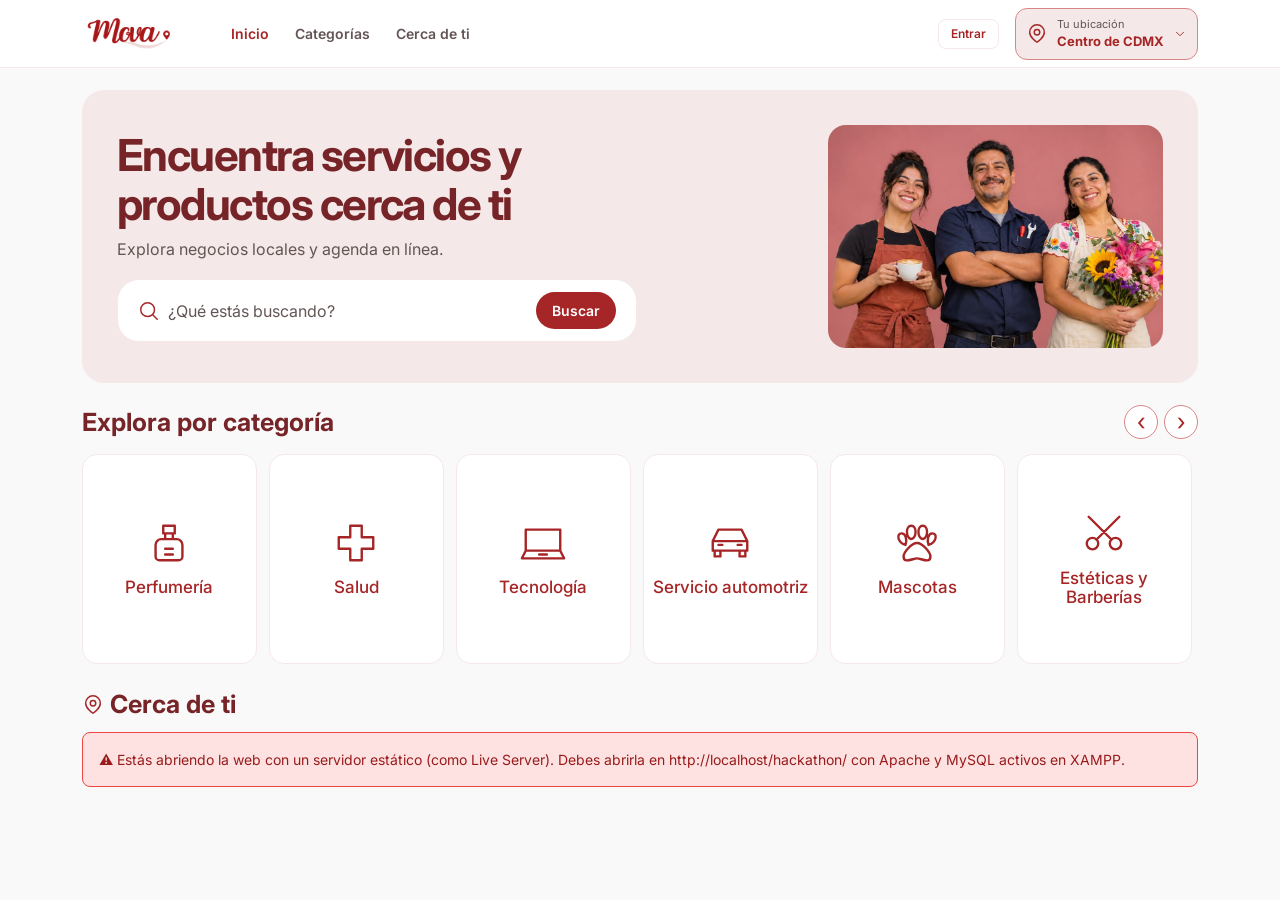
<file: index.html>
<!DOCTYPE html>
<html lang="es">
<head>
  <meta charset="UTF-8">
  <meta name="viewport" content="width=device-width, initial-scale=1.0">
  <meta name="description" content="Explora servicios y negocios cerca de ti con Mova.">
  <title>Mova | Servicios y negocios cerca de ti</title>
  <link rel="preconnect" href="https://fonts.googleapis.com">
  <link rel="preconnect" href="https://fonts.gstatic.com" crossorigin>
  <link rel="stylesheet" href="https://fonts.googleapis.com/css2?family=Inter:ital,opsz,wght@0,14..32,100..900;1,14..32,100..900&amp;display=swap">
  <link rel="stylesheet" href="css/global.css">
  <link rel="stylesheet" href="css/componentes.css">
  <link rel="stylesheet" href="css/variables.css?v=paleta-2">
  <link rel="stylesheet" href="css/inicio.css?v=tarjetas-originales">
</head>
<body class="inicio">
  <header class="site-header">
    <div class="container">
      <a href="index.html" class="logo" aria-label="Mova, inicio">
        <img src="imagenes/logo.png" width="100" height="40" alt="Mova">
      </a>
      <nav class="inicio-nav" aria-label="Navegación principal">
        <a href="index.html" aria-current="page">Inicio</a>
        <a href="#categorias">Categorías</a>
        <a href="#cerca-de-ti">Cerca de ti</a>
      </nav>
      <nav class="header-nav" aria-label="Cuenta" id="nav-auth">
        <a href="login.html" class="btn btn--secondary btn--sm">Entrar</a>
      </nav>
      <div class="location-selector">
        <button type="button" class="location-trigger" id="location-trigger"
                aria-expanded="false" aria-controls="location-menu">
          <svg class="inicio-icon" viewBox="0 0 24 24" fill="none" stroke="currentColor" stroke-width="1.6" stroke-linecap="round" stroke-linejoin="round" aria-hidden="true"><path d="M20 10c0 6-8 11-8 11S4 16 4 10a8 8 0 1 1 16 0Z M12 7a3 3 0 1 0 0 6 3 3 0 1 0 0-6Z"/></svg>
          <span class="location-info">
            <span class="location-label">Tu ubicación</span>
            <span id="location-value" class="location-value" aria-live="polite">Elegir ubicación</span>
          </span>
          <svg class="location-arrow" viewBox="0 0 24 24" fill="none" stroke="currentColor" stroke-width="1.6" stroke-linecap="round" stroke-linejoin="round" aria-hidden="true"><path d="m6 9 6 6 6-6"/></svg>
        </button>
        <div class="location-menu" id="location-menu" hidden>
          <button type="button" id="btn-ubicacion">Usar mi ubicación</button>
          <button type="button" id="btn-ubicacion-demo">Usar ubicación demo (Roma Norte, CDMX)</button>
        </div>
      </div>
    </div>
  </header>

  <main class="main-content container">
    <section class="hero" aria-labelledby="titulo-inicio">
      <div class="hero__copy">
        <h1 id="titulo-inicio">Encuentra servicios y productos cerca de ti</h1>
        <p>Explora negocios locales y agenda en línea.</p>
        <div class="search-bar" id="buscar" role="search">
          <svg class="inicio-icon" viewBox="0 0 24 24" fill="none" stroke="currentColor" stroke-width="1.6" stroke-linecap="round" stroke-linejoin="round" aria-hidden="true"><path d="M10.5 3a7.5 7.5 0 1 0 0 15 7.5 7.5 0 1 0 0-15Z M16 16l5 5"/></svg>
          <input type="search" id="search-input" class="search-bar__input"
                 placeholder="¿Qué estás buscando?" aria-label="Buscar un negocio, producto o servicio">
          <button type="button" id="search-btn" class="search-bar__btn">Buscar</button>
        </div>
      </div>
      <div class="hero__visual" aria-hidden="true"></div>
    </section>

    <section class="categorias" id="categorias" aria-labelledby="titulo-categorias">
      <div class="categorias__header">
        <h2 id="titulo-categorias">Explora por categoría</h2>
        <div class="categorias__controles">
          <button type="button" id="categorias-anterior" aria-label="Categorías anteriores" aria-controls="categorias-carrusel" disabled>‹</button>
          <button type="button" id="categorias-siguiente" aria-label="Categorías siguientes" aria-controls="categorias-carrusel">›</button>
        </div>
      </div>
      <div id="categoria-chips">
        <div class="categorias__carrusel" id="categorias-carrusel">
          <button type="button" class="chip categoria-tile" data-categoria="perfumeria" aria-pressed="false">
            <svg class="inicio-icon" viewBox="0 0 24 24" fill="none" stroke="currentColor" stroke-linecap="round" stroke-linejoin="round" aria-hidden="true"><path d="M9 3h6v4H9zM10 7v3m4-3v3M8 10h8a3 3 0 0 1 3 3v6a2 2 0 0 1-2 2H7a2 2 0 0 1-2-2v-6a3 3 0 0 1 3-3Zm2 5h4m-4 3h4"/></svg><span>Perfumería</span>
          </button>
          <button type="button" class="chip categoria-tile" data-categoria="salud" aria-pressed="false">
            <svg class="inicio-icon" viewBox="0 0 24 24" fill="none" stroke="currentColor" stroke-width="1.6" stroke-linecap="round" stroke-linejoin="round" aria-hidden="true"><path d="M9 3h6v6h6v6h-6v6H9v-6H3V9h6Z"/></svg><span>Salud</span>
          </button>
          <button type="button" class="chip categoria-tile" data-categoria="tecnico" aria-pressed="false">
            <svg class="inicio-icon" viewBox="0 0 24 24" fill="none" stroke="currentColor" stroke-width="1.6" stroke-linecap="round" stroke-linejoin="round" aria-hidden="true"><path d="M3 16V5h18v11 M3 16h18l2 4H1Z M10 18h4"/></svg><span>Tecnología</span>
          </button>
          <button type="button" class="chip categoria-tile" data-categoria="taller" aria-pressed="false">
            <svg class="inicio-icon" viewBox="0 0 24 24" fill="none" stroke="currentColor" stroke-width="1.6" stroke-linecap="round" stroke-linejoin="round" aria-hidden="true"><path d="M3 16v-5l3-6h12l3 6v5Z M3 11h18 M4 16v3h3v-3m10 0v3h3v-3 M6 13h2m8 0h2"/></svg><span>Servicio automotriz</span>
          </button>
          <button type="button" class="chip categoria-tile" data-categoria="mascotas" aria-pressed="false">
            <svg class="inicio-icon" viewBox="0 0 24 24" fill="none" stroke="currentColor" stroke-width="1.6" stroke-linecap="round" stroke-linejoin="round" aria-hidden="true"><path d="M6 13c-4-1-5-6-2-6 2 0 3 3 2 6Zm12 0c4-1 5-6 2-6-2 0-3 3-2 6ZM9 10c-3-1-3-7 0-7s3 6 0 7Zm6 0c-3-1-3-7 0-7s3 6 0 7ZM5 19c0-2 4-7 7-7s7 5 7 7c0 4-5 1-7 1s-7 3-7-1Z"/></svg><span>Mascotas</span>
          </button>
          <button type="button" class="chip categoria-tile" data-categoria="estetica-barberia" aria-pressed="false">
            <svg class="inicio-icon" viewBox="0 0 24 24" fill="none" stroke="currentColor" stroke-width="1.6" stroke-linecap="round" stroke-linejoin="round" aria-hidden="true"><path d="M6 14a3 3 0 1 0 0 6 3 3 0 1 0 0-6Zm12 0a3 3 0 1 0 0 6 3 3 0 1 0 0-6ZM8 15 20 3M16 15 4 3"/></svg><span>Estéticas y Barberías</span>
          </button>
          <button type="button" class="chip categoria-tile" data-categoria="hogar" aria-pressed="false">
            <svg class="inicio-icon" viewBox="0 0 24 24" fill="none" stroke="currentColor" stroke-width="1.6" stroke-linecap="round" stroke-linejoin="round" aria-hidden="true"><path d="m2 11 10-8 10 8 M5 10v11h5v-6h4v6h5V10"/></svg><span>Servicios para el hogar</span>
          </button>
          <button type="button" class="chip categoria-tile" data-categoria="joyeria" aria-pressed="false">
            <svg class="inicio-icon" viewBox="0 0 24 24" fill="none" stroke="currentColor" stroke-width="1.6" stroke-linecap="round" stroke-linejoin="round" aria-hidden="true"><circle cx="12" cy="15" r="6"/><path d="m8 5 2-3h4l2 3-4 4-4-4Zm0 0h8"/></svg><span>Joyería</span>
          </button>
          <button type="button" class="chip categoria-tile" data-categoria="belleza-boutique" aria-pressed="false">
            <svg class="inicio-icon" viewBox="0 0 24 24" fill="none" stroke="currentColor" stroke-width="1.6" stroke-linecap="round" stroke-linejoin="round" aria-hidden="true"><path d="M12 2c0 6 4 10 10 10-6 0-10 4-10 10 0-6-4-10-10-10 6 0 10-4 10-10Z M20 3v4m-2-2h4"/></svg><span>Belleza y Boutique</span>
          </button>
          <button type="button" class="chip categoria-tile" data-categoria="entretenimiento" aria-pressed="false">
            <svg class="inicio-icon" viewBox="0 0 24 24" fill="none" stroke="currentColor" stroke-width="1.6" stroke-linecap="round" stroke-linejoin="round" aria-hidden="true"><path d="m8 3 4 4 4-4M4 8h16a2 2 0 0 1 2 2v9a2 2 0 0 1-2 2H4a2 2 0 0 1-2-2v-9a2 2 0 0 1 2-2Z"/></svg><span>Entretenimiento</span>
          </button>
          <button type="button" class="chip categoria-tile" data-categoria="limpieza" aria-pressed="false">
            <svg class="inicio-icon" viewBox="0 0 24 24" fill="none" stroke="currentColor" stroke-width="1.6" stroke-linecap="round" stroke-linejoin="round" aria-hidden="true"><path d="M12 2c3 5 7 9 7 13a7 7 0 0 1-14 0c0-4 4-8 7-13Zm-4 13a4 4 0 0 0 4 4 M21 5v4m-2-2h4"/></svg><span>Servicio de limpieza</span>
          </button>
          <button type="button" class="chip categoria-tile" data-categoria="ropa-bazar" aria-pressed="false">
            <svg class="inicio-icon" viewBox="0 0 24 24" fill="none" stroke="currentColor" stroke-width="1.6" stroke-linecap="round" stroke-linejoin="round" aria-hidden="true"><path d="m8 3-6 4 3 5 3-2v11h8V10l3 2 3-5-6-4c0 3-8 3-8 0Z"/></svg><span>Ropa y Bazar</span>
          </button>
          <button type="button" class="chip categoria-tile" data-categoria="comercio" aria-pressed="false">
            <svg class="inicio-icon" viewBox="0 0 24 24" fill="none" stroke="currentColor" stroke-width="1.6" stroke-linecap="round" stroke-linejoin="round" aria-hidden="true"><path d="M4 10v10h16V10M3 10l2-6h14l2 6a3 3 0 0 1-3 3 3 3 0 0 1-3-3 3 3 0 0 1-6 0 3 3 0 0 1-3 3 3 3 0 0 1-3-3ZM9 20v-5h6v5"/></svg><span>Comercio local</span>
          </button>
        </div>
      </div>
    </section>

    <section class="resultados-section" id="cerca-de-ti" aria-labelledby="titulo-resultados">
      <div class="resultados__header">
        <h2 id="titulo-resultados"><svg class="inicio-icon" viewBox="0 0 24 24" fill="none" stroke="currentColor" stroke-width="1.6" stroke-linecap="round" stroke-linejoin="round" aria-hidden="true"><path d="M20 10c0 6-8 11-8 11S4 16 4 10a8 8 0 1 1 16 0Z M12 7a3 3 0 1 0 0 6 3 3 0 1 0 0-6Z"/></svg> Cerca de ti</h2>
        <p id="result-count" class="text-sm text-muted" aria-live="polite"></p>
      </div>
      <div class="grid grid--auto" id="negocios-grid" aria-live="polite" aria-label="Lista de negocios"></div>
      <button type="button" id="btn-ver-mas" class="btn btn--secondary" style="display:none">Ver más negocios</button>
    </section>
  </main>

  <nav class="bottom-nav" aria-label="Navegación móvil">
    <a href="index.html" class="bottom-nav__item active" aria-current="page">
      <svg class="inicio-icon" viewBox="0 0 24 24" fill="none" stroke="currentColor" stroke-width="1.6" stroke-linecap="round" stroke-linejoin="round" aria-hidden="true"><path d="m2 11 10-8 10 8 M5 10v11h5v-6h4v6h5V10"/></svg><span>Inicio</span>
    </a>
    <a href="#buscar" class="bottom-nav__item">
      <svg class="inicio-icon" viewBox="0 0 24 24" fill="none" stroke="currentColor" stroke-width="1.6" stroke-linecap="round" stroke-linejoin="round" aria-hidden="true"><path d="M10.5 3a7.5 7.5 0 1 0 0 15 7.5 7.5 0 1 0 0-15Z M16 16l5 5"/></svg><span>Buscar</span>
    </a>
    <a href="login.html?redirect=mis-citas.html" class="bottom-nav__item" id="nav-mis-citas">
      <svg class="inicio-icon" viewBox="0 0 24 24" fill="none" stroke="currentColor" stroke-width="1.6" stroke-linecap="round" stroke-linejoin="round" aria-hidden="true"><path d="M5 5h14a2 2 0 0 1 2 2v12a2 2 0 0 1-2 2H5a2 2 0 0 1-2-2V7a2 2 0 0 1 2-2Z M7 3v4m10-4v4M3 10h18"/></svg><span>Agenda</span>
    </a>
    <a href="login.html" class="bottom-nav__item" id="nav-perfil">
      <svg class="inicio-icon" viewBox="0 0 24 24" fill="none" stroke="currentColor" stroke-width="1.6" stroke-linecap="round" stroke-linejoin="round" aria-hidden="true"><path d="M12 3a4 4 0 1 0 0 8 4 4 0 1 0 0-8Z M4 21v-2a5 5 0 0 1 5-5h6a5 5 0 0 1 5 5v2"/></svg><span>Perfil</span>
    </a>
  </nav>

  <script type="module">
    import { initBuscador } from './js/buscador.js?v=portadas-1';
    import { api } from './js/api.js';

    initBuscador();

    const carrusel = document.getElementById('categorias-carrusel');
    const anterior = document.getElementById('categorias-anterior');
    const siguiente = document.getElementById('categorias-siguiente');

    function actualizarFlechas() {
      anterior.disabled = carrusel.scrollLeft <= 1;
      siguiente.disabled = carrusel.scrollLeft + carrusel.clientWidth >= carrusel.scrollWidth - 1;
    }

    anterior.addEventListener('click', () => carrusel.scrollBy({ left: -carrusel.clientWidth }));
    siguiente.addEventListener('click', () => carrusel.scrollBy({ left: carrusel.clientWidth }));
    carrusel.addEventListener('scroll', actualizarFlechas, { passive: true });
    new ResizeObserver(actualizarFlechas).observe(carrusel);

    const locationTrigger = document.getElementById('location-trigger');
    const locationMenu = document.getElementById('location-menu');

    function mostrarMenuUbicacion(abierto, devolverFoco = false) {
      locationMenu.hidden = !abierto;
      locationTrigger.setAttribute('aria-expanded', String(abierto));
      if (devolverFoco) locationTrigger.focus();
    }

    locationTrigger.addEventListener('click', () => mostrarMenuUbicacion(locationMenu.hidden));
    locationMenu.addEventListener('click', (event) => {
      if (event.target.closest('button')) mostrarMenuUbicacion(false, true);
    });
    document.addEventListener('click', (event) => {
      if (!event.target.closest('.location-selector')) mostrarMenuUbicacion(false);
    });
    document.addEventListener('keydown', (event) => {
      if (event.key === 'Escape' && !locationMenu.hidden) mostrarMenuUbicacion(false, true);
    });

    async function cerrarSesion() {
      try {
        await api.post('auth.php', { action: 'logout' });
      } catch {}
      window.location.href = 'login.html';
    }

    async function actualizarNavegacion() {
      try {
        const me = await api.get('auth.php', { action: 'me' });
        if (!me.autenticado) return;

        const esNegocio = me.usuario.rol === 'negocio';
        const citas = document.getElementById('nav-mis-citas');
        citas.href = esNegocio ? 'panel-negocio.html' : 'mis-citas.html';
        citas.querySelector('span').textContent = esNegocio ? 'Mi panel' : 'Agenda';

        const cuenta = document.getElementById('nav-auth');
        cuenta.innerHTML = `
          <a class="btn btn--secondary btn--sm"></a>
          <button type="button" class="btn btn--ghost btn--sm">Cerrar sesión</button>
        `;
        const enlace = cuenta.querySelector('a');
        enlace.href = citas.href;
        enlace.textContent = citas.querySelector('span').textContent;
        cuenta.querySelector('button').addEventListener('click', cerrarSesion);

        const perfil = document.getElementById('nav-perfil');
        perfil.href = '#';
        perfil.addEventListener('click', (event) => {
          event.preventDefault();
          if (confirm(`¿Cerrar sesión de ${me.usuario.nombre}?`)) cerrarSesion();
        });
      } catch {}
    }

    actualizarNavegacion();
  </script>
</body>
</html>
</file>
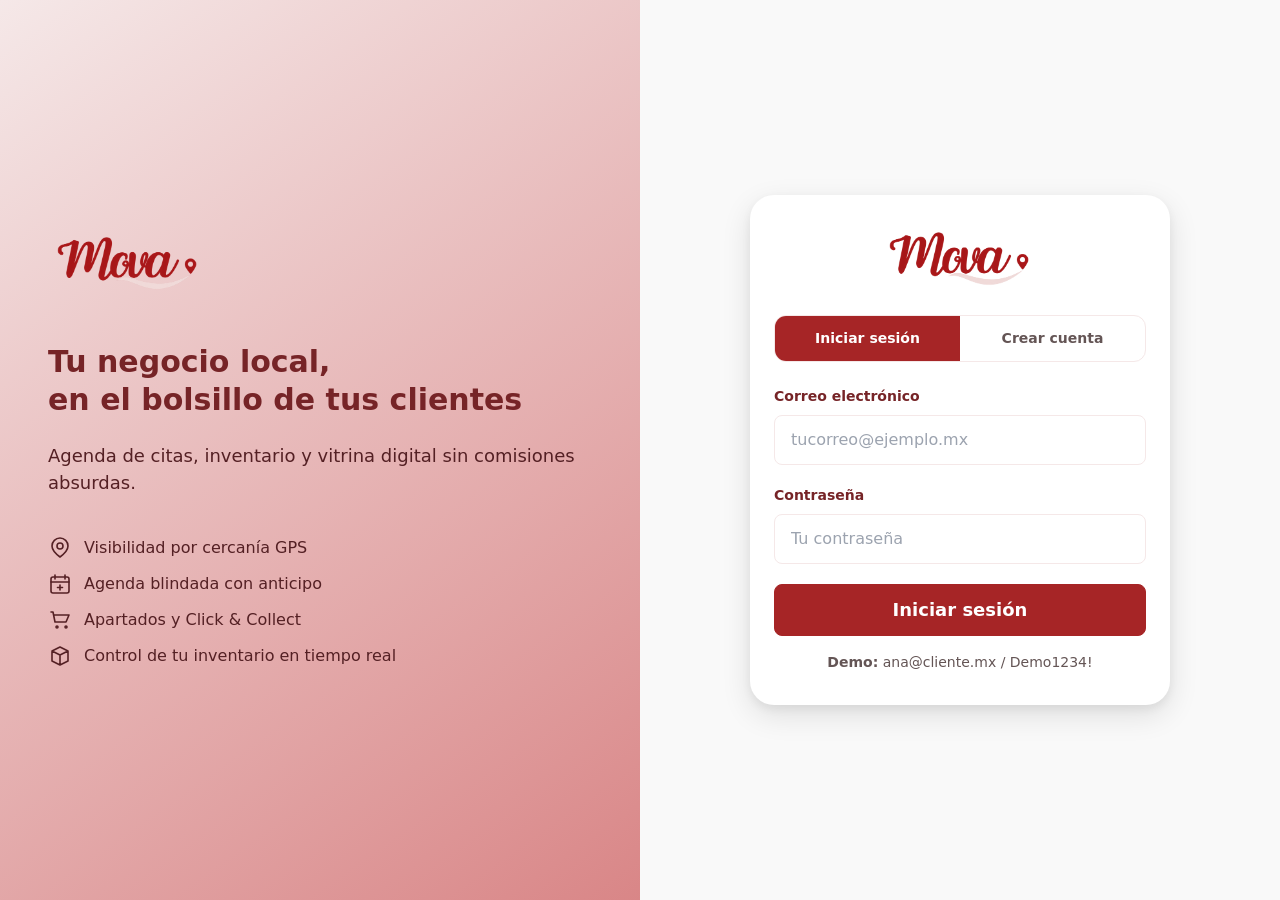
<file: login.html>
<!DOCTYPE html>
<html lang="es">
<head>
  <meta charset="UTF-8">
  <meta name="viewport" content="width=device-width, initial-scale=1.0">
  <title>Entrar | Mova</title>
  <meta name="description" content="Inicia sesión o crea tu cuenta en Mova.">
  <link rel="stylesheet" href="css/global.css">
  <link rel="stylesheet" href="css/componentes.css">
  <link rel="stylesheet" href="css/variables.css?v=acceso-1">
  <style>
    body.auth-page {
      --color-bg: var(--color-mova-fondo);
      --color-surface: var(--color-mova-superficie);
      --color-text: var(--color-mova-texto);
      --color-text-muted: var(--color-mova-texto-suave);
      --color-surface-alt: var(--color-primary-light);
      --color-border: var(--color-primary-light);
      background: var(--color-bg);
      color-scheme: light;
    }

    .auth-layout {
      min-height: 100dvh;
      display: grid;
      grid-template-columns: 1fr;
    }

    @media (min-width: 768px) {
      .auth-layout { grid-template-columns: 1fr 1fr; }
    }

    .auth-branding {
      display: none;
      background: linear-gradient(145deg, var(--color-primary-light), var(--color-secondary));
      color: var(--color-text);
      padding: var(--space-12);
      flex-direction: column;
      justify-content: center;
      gap: var(--space-6);
    }

    @media (min-width: 768px) { .auth-branding { display: flex; } }

    .auth-branding h2 {
      color: inherit;
      font-size: var(--text-3xl);
      line-height: var(--leading-tight);
    }

    .auth-branding p { color: #542024; font-size: var(--text-lg); }

    .auth-branding .feature-list {
      display: flex;
      flex-direction: column;
      gap: var(--space-3);
    }

    .auth-branding .feature-item {
      display: flex;
      align-items: center;
      gap: var(--space-3);
      font-size: var(--text-base);
      color: #542024;
    }

    .auth-branding .feature-item .icon {
      width: 24px;
      height: 24px;
      flex-shrink: 0;
      fill: none;
      stroke: currentColor;
      stroke-width: 1.6;
      stroke-linecap: round;
      stroke-linejoin: round;
    }

    .auth-form-wrapper {
      display: flex;
      align-items: center;
      justify-content: center;
      padding: var(--space-8) var(--space-5);
      min-height: 100dvh;
    }

    .auth-card {
      background: var(--color-surface);
      border-radius: var(--radius-2xl);
      box-shadow: var(--shadow-lg);
      padding: var(--space-8) var(--space-6);
      width: 100%;
      max-width: 420px;
    }

    .auth-logo {
      display: flex;
      align-items: center;
      gap: var(--space-2);
      font-size: var(--text-2xl);
      font-weight: var(--weight-bold);
      color: var(--color-primary);
      margin-bottom: var(--space-6);
      justify-content: center;
      text-decoration: none;
    }

    .auth-logo img {
      width: 160px;
      height: auto;
      object-fit: contain;
    }

    .auth-tabs {
      display: flex;
      gap: 0;
      border: 1.5px solid var(--color-border);
      border-radius: var(--radius-lg);
      overflow: hidden;
      margin-bottom: var(--space-6);
    }

    .auth-tab-btn {
      flex: 1;
      padding: var(--space-3);
      border: none;
      background: transparent;
      font-size: var(--text-sm);
      font-weight: var(--weight-semibold);
      color: var(--color-text-muted);
      cursor: pointer;
      transition: background var(--transition-fast), color var(--transition-fast);
    }

    .auth-tab-btn.active {
      background: var(--color-primary);
      color: #fff;
    }

    .rol-selector {
      display: grid;
      grid-template-columns: 1fr 1fr;
      gap: var(--space-3);
      margin-bottom: var(--space-5);
    }

    .rol-card {
      border: 2px solid var(--color-border);
      border-radius: var(--radius-lg);
      padding: var(--space-4);
      cursor: pointer;
      text-align: center;
      transition: all var(--transition-fast);
      display: flex;
      flex-direction: column;
      align-items: center;
      gap: var(--space-2);
    }

    .rol-card:hover { border-color: var(--color-primary); }
    .rol-card.selected {
      border-color: var(--color-primary);
      background: var(--color-primary-light);
    }

    .rol-card__icon {
      width: 34px;
      height: 34px;
      color: var(--color-primary);
      fill: none;
      stroke: currentColor;
      stroke-width: 1.6;
      stroke-linecap: round;
      stroke-linejoin: round;
    }
    .rol-card__label { font-size: var(--text-sm); font-weight: var(--weight-semibold); }
    .rol-card__sub   { font-size: var(--text-xs); color: var(--color-text-muted); }
  </style>
</head>
<body class="auth-page">

<div class="auth-layout">

  <!-- BRANDING lateral (desktop) -->
  <div class="auth-branding" aria-hidden="true">
    <a href="index.html" class="auth-logo" style="justify-content:flex-start;">
      <img src="imagenes/logo-acceso.png" alt="Mova">
    </a>
    <h2>Tu negocio local,<br>en el bolsillo de tus clientes</h2>
    <p>Agenda de citas, inventario y vitrina digital sin comisiones absurdas.</p>
    <div class="feature-list">
      <div class="feature-item"><svg class="icon" viewBox="0 0 24 24" aria-hidden="true"><path d="M20 10c0 5-8 11-8 11S4 15 4 10a8 8 0 0 1 16 0Z"/><circle cx="12" cy="10" r="3"/></svg> Visibilidad por cercanía GPS</div>
      <div class="feature-item"><svg class="icon" viewBox="0 0 24 24" aria-hidden="true"><rect x="3" y="5" width="18" height="16" rx="2"/><path d="M7 3v4m10-4v4M3 10h18m-9 3v5m-2.5-2.5h5"/></svg> Agenda blindada con anticipo</div>
      <div class="feature-item"><svg class="icon" viewBox="0 0 24 24" aria-hidden="true"><path d="M3 4h2l2 10h11l3-7H6"/><circle cx="9" cy="19" r="1"/><circle cx="18" cy="19" r="1"/></svg> Apartados y Click &amp; Collect</div>
      <div class="feature-item"><svg class="icon" viewBox="0 0 24 24" aria-hidden="true"><path d="m4 7 8-4 8 4-8 4-8-4Zm0 0v10l8 4 8-4V7M12 11v10"/></svg> Control de tu inventario en tiempo real</div>
    </div>
  </div>

  <!-- FORMULARIO -->
  <div class="auth-form-wrapper">
    <div class="auth-card">
      <a href="index.html" class="auth-logo">
        <img src="imagenes/logo-acceso.png" alt="Mova">
      </a>

      <!-- Tabs Login / Registro -->
      <div class="auth-tabs" role="tablist" aria-label="Modo de acceso">
        <button class="auth-tab-btn active" role="tab" id="tab-login" aria-selected="true"
                aria-controls="form-login">Iniciar sesión</button>
        <button class="auth-tab-btn" role="tab" id="tab-registro" aria-selected="false"
                aria-controls="form-registro">Crear cuenta</button>
      </div>

      <!-- ════ FORM LOGIN ════════════════════════════ -->
      <form id="form-login" novalidate>
        <div class="form-group">
          <label class="form-label" for="login-email">Correo electrónico</label>
          <input type="email" id="login-email" name="email" class="form-control"
                 placeholder="tucorreo@ejemplo.mx" autocomplete="email" required>
        </div>
        <div class="form-group">
          <label class="form-label" for="login-password">Contraseña</label>
          <input type="password" id="login-password" name="password" class="form-control"
                 placeholder="Tu contraseña" autocomplete="current-password" required>
        </div>
        <div id="login-error" class="alert alert--danger" style="display:none;"></div>
        <button type="submit" class="btn btn--primary btn--full btn--lg" id="btn-login">
          Iniciar sesión
        </button>
        <p class="text-center text-sm text-muted" style="margin-top:var(--space-4);">
          <strong>Demo:</strong> ana@cliente.mx / Demo1234!
        </p>
      </form>

      <!-- ════ FORM REGISTRO ═════════════════════════ -->
      <form id="form-registro" style="display:none;" novalidate>
        <div class="form-group">
          <label class="form-label" for="reg-nombre">Nombre completo <span class="required">*</span></label>
          <input type="text" id="reg-nombre" name="nombre" class="form-control"
                 placeholder="Tu nombre" autocomplete="name" required minlength="2" maxlength="120">
        </div>
        <div class="form-group">
          <label class="form-label" for="reg-email">Correo electrónico <span class="required">*</span></label>
          <input type="email" id="reg-email" name="email" class="form-control"
                 placeholder="tucorreo@ejemplo.mx" autocomplete="email" required>
        </div>
        <div class="form-group">
          <label class="form-label" for="reg-tel">Teléfono (opcional)</label>
          <input type="tel" id="reg-tel" name="telefono" class="form-control"
                 placeholder="55 1234 5678" autocomplete="tel" maxlength="20">
        </div>
        <div class="form-group">
          <label class="form-label" for="reg-password">Contraseña <span class="required">*</span></label>
          <input type="password" id="reg-password" name="password" class="form-control"
                 placeholder="Mín. 8 caracteres, 1 mayúscula, 1 número" autocomplete="new-password"
                 required minlength="8">
          <span class="form-hint">Mínimo 8 caracteres, una mayúscula y un número.</span>
        </div>

        <!-- Selector de rol -->
        <div class="form-group">
          <label class="form-label">¿Cómo vas a usar Mova? <span class="required">*</span></label>
          <div class="rol-selector">
            <div class="rol-card selected" data-rol="cliente" role="radio" aria-checked="true" tabindex="0">
              <svg class="rol-card__icon" viewBox="0 0 24 24" aria-hidden="true"><circle cx="12" cy="8" r="4"/><path d="M4 21v-2a5 5 0 0 1 5-5h6a5 5 0 0 1 5 5v2"/></svg>
              <div class="rol-card__label">Cliente</div>
              <div class="rol-card__sub">Busco y aparto productos o servicios</div>
            </div>
            <div class="rol-card" data-rol="negocio" role="radio" aria-checked="false" tabindex="0">
              <svg class="rol-card__icon" viewBox="0 0 24 24" aria-hidden="true"><path d="M4 10v10h16V10M3 10l2-6h14l2 6a3 3 0 0 1-3 3 3 3 0 0 1-3-3 3 3 0 0 1-6 0 3 3 0 0 1-3 3 3 3 0 0 1-3-3ZM9 20v-5h6v5"/></svg>
              <div class="rol-card__label">Negocio</div>
              <div class="rol-card__sub">Tengo un negocio y quiero publicarlo</div>
            </div>
          </div>
          <input type="hidden" id="reg-rol" name="rol" value="cliente">
        </div>

        <div id="registro-error" class="alert alert--danger" style="display:none;"></div>

        <button type="submit" class="btn btn--primary btn--full btn--lg" id="btn-registro">
          Crear mi cuenta
        </button>

        <p class="text-center text-xs text-muted" style="margin-top:var(--space-4);">
          Al registrarte aceptas los Términos de Servicio y la Política de Privacidad.
        </p>
      </form>

    </div>
  </div>

</div>

<script type="module">
  import { api, ApiError, toast, btnLoading } from './js/api.js';

  // ── Verificar si ya hay sesión ────────────────────────────────
  const redirect = new URLSearchParams(window.location.search).get('redirect') ?? 'index.html';

  (async () => {
    try {
      const me = await api.get('auth.php', { action: 'me' });
      if (me.autenticado) {
        const card = document.querySelector('.auth-card');
        const aviso = document.createElement('div');
        aviso.className = 'alert alert--info';
        aviso.style.marginBottom = 'var(--space-5)';
        aviso.innerHTML = `
          <div style="width:100%;">
            <p style="margin-bottom:var(--space-2);">Ya has iniciado sesión como <strong>${me.usuario.nombre}</strong> (<em>${me.usuario.rol}</em>).</p>
            <div style="display:flex;gap:var(--space-2);flex-wrap:wrap;margin-top:var(--space-3);">
              <a href="${me.usuario.rol === 'negocio' ? 'panel-negocio.html' : redirect}" class="btn btn--primary btn--sm">Ir a mi cuenta</a>
              <button id="btn-cerrar-sesion-login" class="btn btn--danger btn--sm">Cerrar sesión</button>
            </div>
          </div>
        `;
        card.insertBefore(aviso, card.querySelector('.auth-tabs'));

        document.getElementById('btn-cerrar-sesion-login')?.addEventListener('click', async () => {
          try {
            await api.post('auth.php', { action: 'logout' });
          } catch {}
          aviso.remove();
          toast('Sesión cerrada correctamente.', 'success');
        });
      }
    } catch { /* Sin sesión previa */ }
  })();

  function _redirigirPorRol(rol) {
    window.location.href = rol === 'negocio' ? 'panel-negocio.html' : redirect;
  }

  // ── Tabs ──────────────────────────────────────────────────────
  const tabLogin    = document.getElementById('tab-login');
  const tabRegistro = document.getElementById('tab-registro');
  const formLogin   = document.getElementById('form-login');
  const formReg     = document.getElementById('form-registro');

  tabLogin.addEventListener('click', () => {
    tabLogin.classList.add('active');    tabLogin.setAttribute('aria-selected', 'true');
    tabRegistro.classList.remove('active'); tabRegistro.setAttribute('aria-selected', 'false');
    formLogin.style.display = 'block';
    formReg.style.display   = 'none';
  });

  tabRegistro.addEventListener('click', () => {
    tabRegistro.classList.add('active'); tabRegistro.setAttribute('aria-selected', 'true');
    tabLogin.classList.remove('active'); tabLogin.setAttribute('aria-selected', 'false');
    formReg.style.display   = 'block';
    formLogin.style.display = 'none';
  });

  // ── Selector de rol ───────────────────────────────────────────
  const rolCards = document.querySelectorAll('.rol-card[data-rol]');
  const rolInput = document.getElementById('reg-rol');

  rolCards.forEach(card => {
    const seleccionar = () => {
      rolCards.forEach(c => { c.classList.remove('selected'); c.setAttribute('aria-checked', 'false'); });
      card.classList.add('selected');
      card.setAttribute('aria-checked', 'true');
      rolInput.value = card.dataset.rol;
    };
    card.addEventListener('click', seleccionar);
    card.addEventListener('keydown', e => { if (e.key === 'Enter' || e.key === ' ') seleccionar(); });
  });

  // ── Formulario Login ──────────────────────────────────────────
  formLogin.addEventListener('submit', async (e) => {
    e.preventDefault();
    const btn   = document.getElementById('btn-login');
    const errEl = document.getElementById('login-error');
    const datos = Object.fromEntries(new FormData(formLogin));

    if (!datos.email || !datos.password) {
      errEl.textContent   = 'Ingresa tu correo y contraseña.';
      errEl.style.display = 'flex';
      return;
    }

    errEl.style.display = 'none';
    btnLoading(btn, true);

    try {
      const res = await api.post('auth.php', { action: 'login' }, datos);
      toast(`¡Bienvenido, ${res.usuario.nombre.split(' ')[0]}!`, 'success');
      _redirigirPorRol(res.usuario.rol);
    } catch (err) {
      errEl.textContent   = err.message;
      errEl.style.display = 'flex';
      btnLoading(btn, false);
    }
  });

  // ── Formulario Registro ───────────────────────────────────────
  formReg.addEventListener('submit', async (e) => {
    e.preventDefault();
    const btn   = document.getElementById('btn-registro');
    const errEl = document.getElementById('registro-error');
    const datos = Object.fromEntries(new FormData(formReg));

    // Validación básica client-side (el server valida de nuevo)
    if (!datos.nombre?.trim() || !datos.email || !datos.password) {
      errEl.textContent   = 'Nombre, correo y contraseña son obligatorios.';
      errEl.style.display = 'flex';
      return;
    }

    if (datos.password.length < 8) {
      errEl.textContent   = 'La contraseña debe tener al menos 8 caracteres.';
      errEl.style.display = 'flex';
      return;
    }

    errEl.style.display = 'none';
    btnLoading(btn, true);

    try {
      const res = await api.post('auth.php', { action: 'register' }, datos);
      toast(`¡Cuenta creada! Bienvenido a Mova, ${res.usuario.nombre.split(' ')[0]}.`, 'success', 4000);
      _redirigirPorRol(res.usuario.rol);
    } catch (err) {
      // El endpoint puede devolver array de errores
      const msg = err.data?.errores
        ? err.data.errores.join(' | ')
        : err.message;
      errEl.textContent   = msg;
      errEl.style.display = 'flex';
      btnLoading(btn, false);
    }
  });
</script>

</body>
</html>
</file>
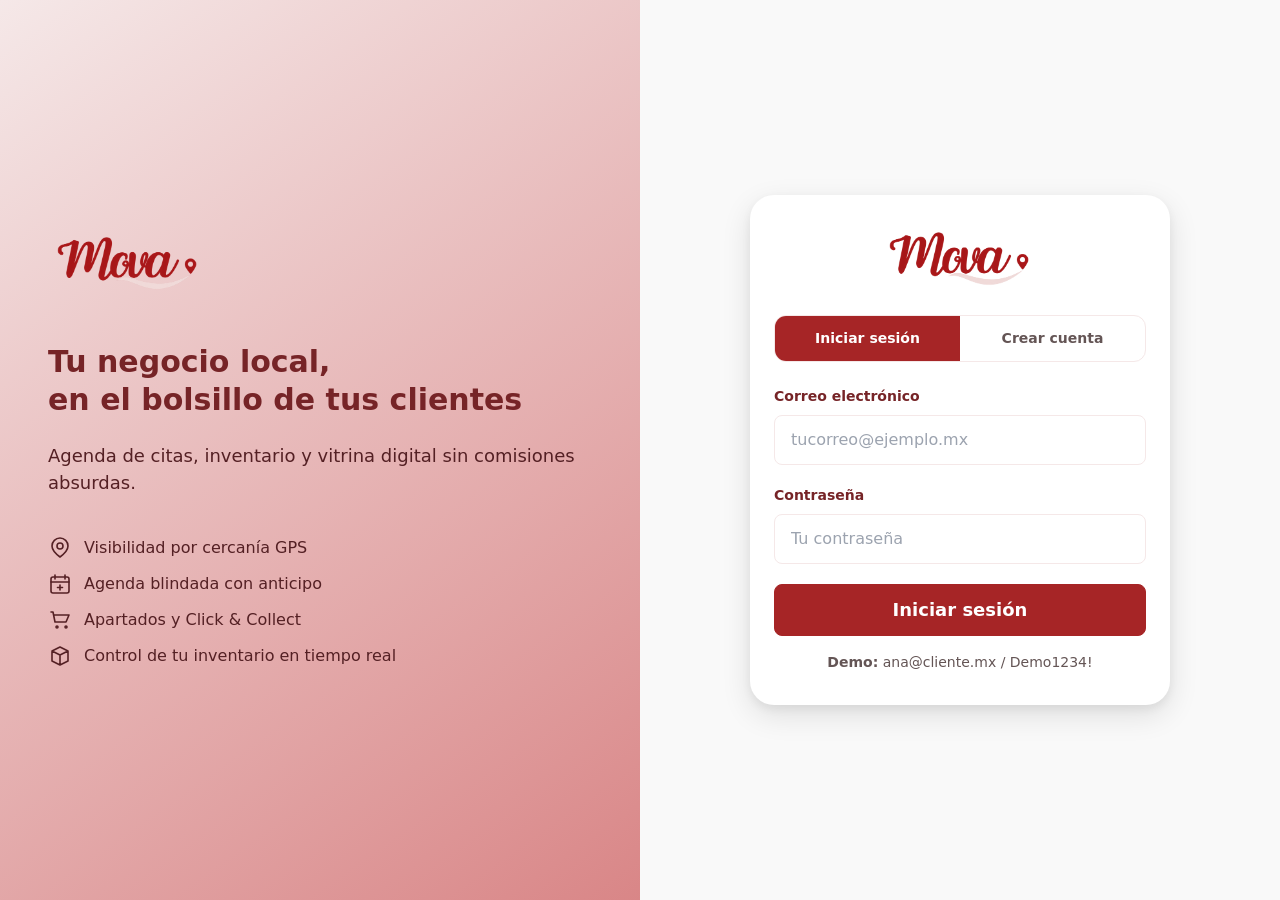
<file: mis-citas.html>
<!DOCTYPE html>
<html lang="es">
<head>
  <meta charset="UTF-8">
  <meta name="viewport" content="width=device-width, initial-scale=1.0">
  <meta name="description" content="Consulta tus citas, apartados, compras y saldo Mova.">
  <title>Mis Citas y Apartados | Mova</title>
  <link rel="stylesheet" href="css/global.css">
  <link rel="stylesheet" href="css/componentes.css?v=ticket-1">
  <link rel="stylesheet" href="css/variables.css?v=agenda-1">
  <link rel="stylesheet" href="css/agenda.css?v=cancelar-2">
</head>
<body class="pagina-agenda">
  <header class="site-header">
    <div class="container">
      <a href="index.html" class="logo" aria-label="Mova, inicio"><img src="imagenes/logo-acceso.png" alt="Mova" width="110" height="44"></a>
      <nav class="header-nav" aria-label="Navegación principal">
        <a href="index.html" class="btn btn--ghost btn--sm">Explorar</a>
        <button id="btn-logout-cliente" class="btn btn--ghost btn--sm">Salir</button>
      </nav>
    </div>
  </header>

  <main class="main-content">
    <section class="cliente-hero">
      <div class="container container--lg">
        <h1>Mis Citas y Apartados</h1>
        <p>Administra tus reservas y presenta tus tickets al recoger.</p>
        <div class="monedero-cliente" aria-label="Saldo del monedero">
          <div>
            <span class="text-sm text-muted">Saldo actual</span>
            <div id="saldo-monedero" class="monedero-cliente__saldo">$0.00</div>
          </div>
          <div class="flex gap-2" style="flex-wrap:wrap;">
            <label class="sr-only" for="monto-recarga">Monto a recargar</label>
            <select id="monto-recarga" class="form-control" aria-label="Monto a recargar">
              <option value="200">$200</option>
              <option value="500" selected>$500</option>
              <option value="1000">$1,000</option>
            </select>
            <button id="btn-recargar" class="btn btn--primary">Recarga rápida</button>
          </div>
        </div>
      </div>
    </section>

    <section class="cliente-layout">
      <div class="container container--lg">
        <div class="cliente-tabs" role="tablist" aria-label="Contenido del cliente">
          <button class="cliente-tab active" id="tab-citas" role="tab" aria-selected="true" aria-controls="panel-citas" data-tab="citas">Mis Citas</button>
          <button class="cliente-tab" id="tab-apartados" role="tab" aria-selected="false" aria-controls="panel-apartados" data-tab="apartados">Mis Apartados y Compras</button>
        </div>
        <section id="panel-citas" role="tabpanel" aria-labelledby="tab-citas">
          <div id="lista-citas" class="cliente-lista" aria-live="polite"><span class="spinner"></span></div>
        </section>
        <section id="panel-apartados" role="tabpanel" aria-labelledby="tab-apartados" hidden>
          <div id="lista-apartados" class="cliente-lista" aria-live="polite"><span class="spinner"></span></div>
        </section>
      </div>
    </section>
  </main>
  <dialog id="dialogo-cancelacion" class="cancelacion-dialogo" aria-labelledby="cancelacion-titulo" aria-describedby="cancelacion-detalle">
    <div class="cancelacion-dialogo__icono" aria-hidden="true">
      <svg viewBox="0 0 24 24" fill="none" stroke="currentColor" stroke-width="1.7" stroke-linecap="round" stroke-linejoin="round"><rect x="3" y="5" width="18" height="16" rx="2"/><path d="M7 3v4m10-4v4M3 10h18m-11 3 4 4m0-4-4 4"/></svg>
    </div>
    <h2 id="cancelacion-titulo">¿Cancelar esta cita?</h2>
    <p id="cancelacion-cita" class="cancelacion-dialogo__cita"></p>
    <p id="cancelacion-detalle" class="cancelacion-dialogo__detalle"></p>
    <div class="cancelacion-dialogo__acciones">
      <button type="button" class="btn btn--secondary" id="cancelacion-volver">Conservar cita</button>
      <button type="button" class="btn btn--primary" id="cancelacion-confirmar">Sí, cancelar cita</button>
    </div>
  </dialog>
  <script type="module" src="js/cliente.js?v=cancelar-1"></script>
</body>
</html>
</file>
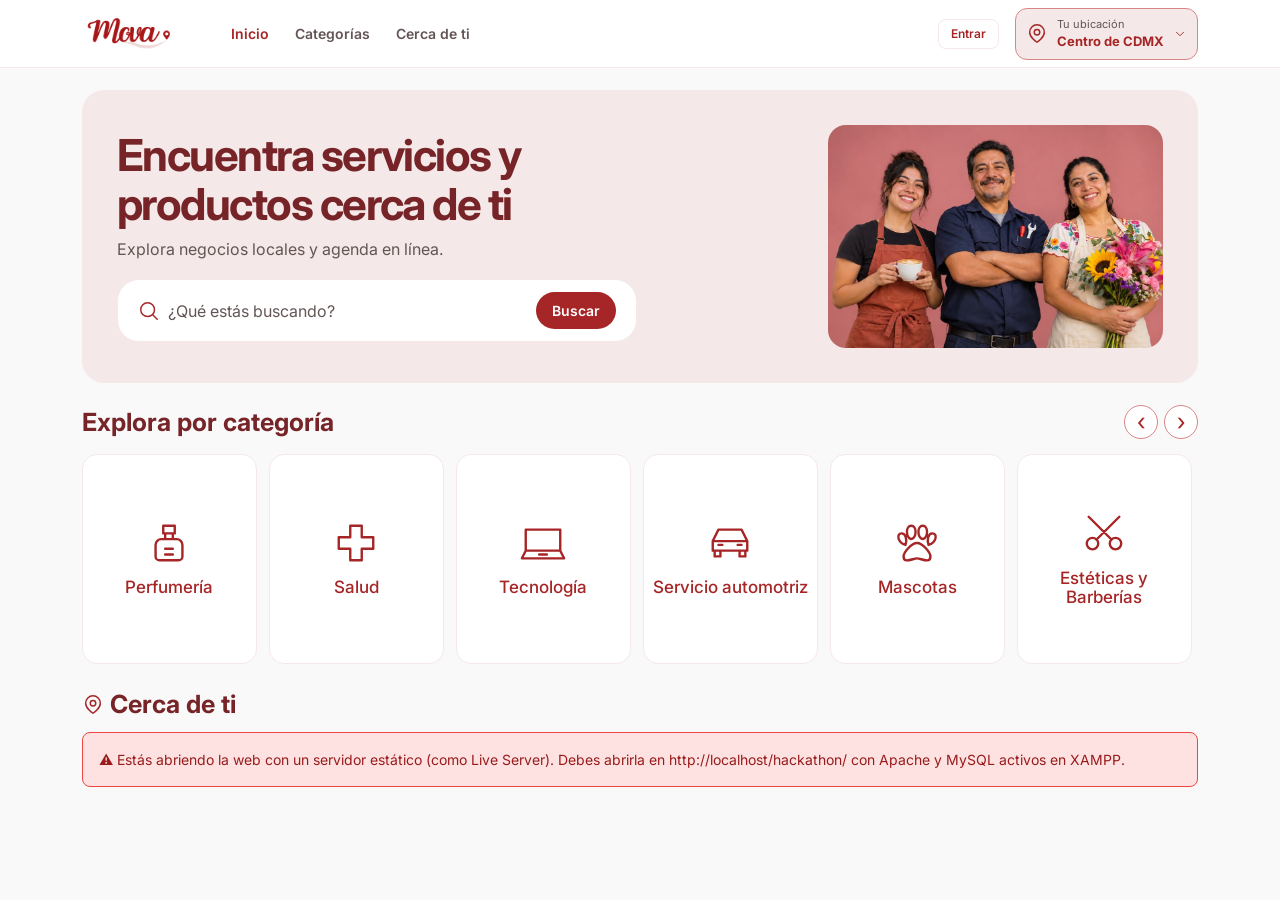
<file: negocio.html>
<!DOCTYPE html>
<html lang="es">
<head>
  <meta charset="UTF-8">
  <meta name="viewport" content="width=device-width, initial-scale=1.0">
  <meta name="description" content="Perfil público del negocio — productos y servicios disponibles.">
  <title>Negocio | Mova</title>
  <link rel="stylesheet" href="css/global.css">
  <link rel="stylesheet" href="css/componentes.css?v=ticket-1">
  <link rel="preconnect" href="https://fonts.googleapis.com">
  <link rel="preconnect" href="https://fonts.gstatic.com" crossorigin>
  <link rel="stylesheet" href="https://fonts.googleapis.com/css2?family=Inter:wght@400;500;600;700&amp;display=swap">
  <link rel="stylesheet" href="css/variables.css?v=perfil-1">
  <link rel="stylesheet" href="css/negocio.css?v=agenda-mes-2">
</head>
<body class="perfil-negocio">

<header class="site-header">
  <div class="container">
    <a href="index.html" class="logo" aria-label="Mova, inicio"><img src="imagenes/logo.png" width="100" height="40" alt="Mova"></a>
    <nav class="header-nav" id="negocio-nav" aria-label="Navegación del negocio">
      <a href="index.html" class="btn btn--ghost btn--sm">← Explorar</a>
      <button type="button" class="btn btn--secondary btn--sm" id="compartir-negocio">Compartir</button>
    </nav>
  </div>
</header>
<main class="main-content container perfil-contenido">
  <section class="perfil-presentacion" aria-labelledby="negocio-nombre">
    <div class="perfil-fotos">
      <div id="negocio-cover" class="negocio-cover" aria-hidden="true">M</div>
      <div id="negocio-galeria" class="perfil-galeria" aria-label="Fotos del negocio" hidden></div>
    </div>
    <div class="perfil-resumen">
      <p id="negocio-categoria" class="perfil-categoria"></p>
      <div class="perfil-titulo">
        <h1 id="negocio-nombre">Cargando negocio…</h1>
        <span id="negocio-verificado" hidden aria-label="Negocio verificado" title="Negocio verificado">✓</span>
      </div>
      <p id="negocio-descripcion" class="perfil-descripcion"></p>
      <div class="perfil-datos">
        <span id="negocio-distancia" hidden></span>
        <span id="negocio-ciudad" hidden></span>
      </div>
      <a href="#catalogo" class="btn btn--primary" id="perfil-accion">Explorar catálogo</a>
    </div>
  </section>

  <div class="perfil-distribucion">
    <aside class="perfil-informacion" aria-label="Información del negocio">
      <section class="perfil-panel">
        <h2>Horario de atención</h2>
        <p>Consulta el horario de atención con el negocio.</p>
        <a href="#catalogo" id="perfil-horarios" hidden>Ver fechas disponibles →</a>
      </section>
      <section class="perfil-panel">
        <h2>Habla con el negocio</h2>
        <p id="contacto-no-disponible">Este negocio aún no publicó un teléfono de contacto.</p>
        <div class="perfil-contacto" id="perfil-contacto" hidden>
          <a id="negocio-whatsapp" class="btn btn--secondary" target="_blank" rel="noopener noreferrer">Enviar mensaje por WhatsApp</a>
          <a id="negocio-telefono"></a>
        </div>
      </section>
      <section class="perfil-panel">
        <h2>Ubicación</h2>
        <p id="negocio-direccion"></p>
        <iframe id="negocio-mapa" title="Mapa de ubicación del negocio" loading="lazy" referrerpolicy="no-referrer" hidden></iframe>
        <a id="negocio-ruta" target="_blank" rel="noopener noreferrer" hidden>Cómo llegar →</a>
      </section>
      <section class="perfil-panel">
        <h2>Reseñas</h2>
        <p>Aún no hay reseñas publicadas en Mova.</p>
      </section>
    </aside>
    <section class="perfil-catalogo" id="catalogo" aria-labelledby="catalogo-titulo">
      <div class="perfil-catalogo__titulo">
        <h2 id="catalogo-titulo">Descubre lo que ofrece</h2>
        <p>Elige un producto para apartar o un servicio para agendar.</p>
      </div>
    <div class="tabs" role="tablist" aria-label="Catálogo del negocio">
      <button class="tab-btn active" role="tab" aria-selected="true"
              aria-controls="tab-productos" data-tab="productos" id="tbtn-productos">
        Productos
      </button>
      <button class="tab-btn" role="tab" aria-selected="false"
              aria-controls="tab-servicios" data-tab="servicios" id="tbtn-servicios">
        Servicios
      </button>
    </div>

    <!-- Panel Productos -->
    <div class="tab-panel active" id="tab-productos" role="tabpanel" aria-labelledby="tbtn-productos">
      <div id="productos-grid" class="grid grid--auto">
        <div style="grid-column:1/-1;text-align:center;padding:var(--space-8);">
          <span class="spinner"></span> Cargando productos…
        </div>
      </div>
    </div>

    <!-- Panel Servicios -->
    <div class="tab-panel" id="tab-servicios" role="tabpanel" aria-labelledby="tbtn-servicios">
      <div id="servicios-lista" style="display:flex;flex-direction:column;gap:var(--space-3);">
        <div style="text-align:center;padding:var(--space-8);">
          <span class="spinner"></span> Cargando servicios…
        </div>
      </div>
    </div>
    </section>
  </div>
</main>

<!-- MODAL APARTADO/COMPRA -->
<div class="modal-backdrop" id="modal-apartado" aria-modal="true" role="dialog" aria-label="Apartar producto">
  <div class="modal">
    <div class="modal__handle"></div>
    <div class="modal__header">
      <h3 class="modal__title">Apartar producto</h3>
      <button class="modal__close" id="modal-apartado-close" aria-label="Cerrar">✕</button>
    </div>
    <div class="modal__body" id="modal-apartado-body"></div>
  </div>
</div>

<!-- MODAL AGENDAR CITA -->
<div class="modal-backdrop" id="modal-agenda" aria-modal="true" role="dialog" aria-label="Agendar cita">
  <div class="modal modal--lg">
    <div class="modal__handle"></div>
    <div class="modal__header">
      <h3 class="modal__title" id="modal-agenda-titulo">Agendar cita</h3>
      <button class="modal__close" id="modal-agenda-close" aria-label="Cerrar">✕</button>
    </div>
    <div class="modal__body" id="modal-agenda-body"></div>
  </div>
</div>

<!-- NAV MOBILE -->
<nav class="bottom-nav" aria-label="Navegación móvil">
  <a href="index.html" class="bottom-nav__item">
    <svg viewBox="0 0 24 24" aria-hidden="true"><path d="m3 10 9-7 9 7M5 9v12h5v-7h4v7h5V9"/></svg><span>Inicio</span>
  </a>
  <a href="index.html#buscar" class="bottom-nav__item">
    <svg viewBox="0 0 24 24" aria-hidden="true"><circle cx="10" cy="10" r="7"/><path d="m15 15 6 6"/></svg><span>Buscar</span>
  </a>
  <a href="login.html?redirect=mis-citas.html" class="bottom-nav__item" id="negocio-mis-citas">
    <svg viewBox="0 0 24 24" aria-hidden="true"><rect x="3" y="5" width="18" height="16" rx="2"/><path d="M7 2v6m10-6v6M3 11h18"/></svg><span>Agenda</span>
  </a>
  <a href="login.html" class="bottom-nav__item">
    <svg viewBox="0 0 24 24" aria-hidden="true"><circle cx="12" cy="7" r="4"/><path d="M4 22v-3a5 5 0 0 1 5-5h6a5 5 0 0 1 5 5v3"/></svg><span>Perfil</span>
  </a>
</nav>

<script type="module">
  import { api, ApiError, formatMXN, formatFecha, toast, btnLoading } from './js/api.js';
  import { AgendaCalendario, mostrarTicketRecoleccion } from './js/agenda.js?v=agenda-mes-1';
  import { geo, Geolocalizacion } from './js/geolocalizacion.js';

  // ── Leer negocio_id de la URL ─────────────────────────────────
  const params    = new URLSearchParams(window.location.search);
  const negocioId = parseInt(params.get('id'));

  if (!negocioId) {
    window.location.href = 'index.html';
  }

  (async () => {
    try {
      const me = await api.get('auth.php', { action: 'me' });
      if (me.usuario?.rol === 'cliente') {
        const enlace = document.createElement('a');
        enlace.href = 'mis-citas.html';
        enlace.className = 'btn btn--primary btn--sm';
        enlace.textContent = 'Agenda';
        document.getElementById('negocio-nav').appendChild(enlace);
        document.getElementById('negocio-mis-citas').href = 'mis-citas.html';
      }
    } catch {}
  })();

  // ── Tabs ──────────────────────────────────────────────────────
  let catalogoElegido = false;
  document.querySelectorAll('.tab-btn[data-tab]').forEach(btn => {
    btn.tabIndex = btn.classList.contains('active') ? 0 : -1;
    btn.addEventListener('click', () => {
      catalogoElegido = true;
      document.querySelectorAll('.tab-btn').forEach(b => {
        b.classList.remove('active');
        b.setAttribute('aria-selected', 'false');
        b.tabIndex = -1;
      });
      document.querySelectorAll('.tab-panel').forEach(p => p.classList.remove('active'));
      btn.classList.add('active');
      btn.setAttribute('aria-selected', 'true');
      btn.tabIndex = 0;
      document.getElementById(`tab-${btn.dataset.tab}`).classList.add('active');
    });
    btn.addEventListener('keydown', event => {
      if (!['ArrowLeft', 'ArrowRight', 'Home', 'End'].includes(event.key)) return;
      event.preventDefault();
      const tabs = [...document.querySelectorAll('.tab-btn[data-tab]')];
      const siguiente = event.key === 'Home' ? tabs[0]
        : event.key === 'End' ? tabs[tabs.length - 1] : tabs.find(tab => tab !== btn);
      siguiente.click();
      siguiente.focus();
    });
  });

  // ── Modales ───────────────────────────────────────────────────
  const modalApartado = document.getElementById('modal-apartado');
  const modalAgenda   = document.getElementById('modal-agenda');

  document.getElementById('modal-apartado-close').addEventListener('click', () => cerrarModal(modalApartado));
  document.getElementById('modal-agenda-close').addEventListener('click',   () => cerrarModal(modalAgenda));

  [modalApartado, modalAgenda].forEach(m => {
    m.addEventListener('click', e => { if (e.target === m) cerrarModal(m); });
  });

  function abrirModal(modal) {
    modal._elementoAnterior = document.activeElement;
    modal.classList.add('open');
    document.body.style.overflow = 'hidden';
    modal.querySelector('.modal__close').focus();
  }

  function cerrarModal(modal) {
    modal.classList.remove('open');
    document.body.style.overflow = '';
    modal._elementoAnterior?.focus();
  }

  document.addEventListener('keydown', event => {
    const modal = document.querySelector('.modal-backdrop.open');
    if (!modal) return;
    if (event.key === 'Escape') cerrarModal(modal);
    if (event.key === 'Tab') {
      const controles = [...modal.querySelectorAll('button:not(:disabled), a[href], input:not(:disabled), select:not(:disabled), [tabindex="0"]')]
        .filter(elemento => elemento.getClientRects().length);
      const primero = controles[0];
      const ultimo = controles[controles.length - 1];
      if (event.shiftKey && document.activeElement === primero) {
        event.preventDefault();
        ultimo.focus();
      } else if (!event.shiftKey && document.activeElement === ultimo) {
        event.preventDefault();
        primero.focus();
      }
    }
  });

  // ── Cargar datos del negocio ──────────────────────────────────
  let negocioData = null;
  let totalProductos = null;
  let totalServicios = null;
  let fotosProductos = [];

  document.getElementById('compartir-negocio').addEventListener('click', async () => {
    try {
      if (navigator.share) {
        await navigator.share({ title: document.title, url: location.href });
      } else {
        await navigator.clipboard.writeText(location.href);
        toast('Enlace del negocio copiado.', 'success');
      }
    } catch (error) {
      if (error.name !== 'AbortError') toast('Puedes copiar el enlace desde la barra de direcciones.', 'warning');
    }
  });

  document.getElementById('perfil-horarios').addEventListener('click', () => {
    document.getElementById('tbtn-servicios').click();
  });

  function actualizarCatalogo() {
    if (totalProductos === null || totalServicios === null) return;
    const accion = document.getElementById('perfil-accion');
    accion.textContent = totalServicios && !totalProductos ? 'Ver servicios y fechas' : 'Explorar catálogo';
    document.getElementById('perfil-horarios').hidden = !totalServicios;
    if (!catalogoElegido && totalServicios && !totalProductos) {
      document.getElementById('tbtn-servicios').click();
    }
  }

  function renderGaleria() {
    const cover = document.getElementById('negocio-cover');
    const galeria = document.getElementById('negocio-galeria');
    const iniciales = negocioData.nombre.trim().split(/\s+/).slice(0, 2)
      .map(palabra => Array.from(palabra)[0] ?? '').join('').toUpperCase();
    const fotos = [...new Set([negocioData.logo_url, ...fotosProductos].filter(Boolean))].slice(0, 6);
    cover.textContent = iniciales;
    galeria.replaceChildren();
    galeria.hidden = fotos.length < 2;
    function seleccionarFoto(url, boton) {
      cover.textContent = iniciales;
      const imagen = document.createElement('img');
      imagen.src = url;
      imagen.alt = '';
      imagen.addEventListener('error', () => imagen.remove());
      cover.append(imagen);
      galeria.querySelectorAll('button').forEach(item => item.setAttribute('aria-pressed', String(item === boton)));
    }
    fotos.forEach((url, indice) => {
      const boton = document.createElement('button');
      boton.type = 'button';
      boton.setAttribute('aria-label', `Ver foto ${indice + 1} de ${negocioData.nombre}`);
      boton.setAttribute('aria-pressed', String(indice === 0));
      const imagen = document.createElement('img');
      imagen.src = url;
      imagen.alt = '';
      imagen.loading = 'lazy';
      imagen.addEventListener('error', () => boton.remove());
      boton.append(imagen);
      boton.addEventListener('click', () => seleccionarFoto(url, boton));
      galeria.append(boton);
      if (indice === 0) seleccionarFoto(url, boton);
    });
  }

  async function cargarNegocio() {
    try {
      const coords = await geo.obtenerPosicion({ solicitarPermiso: false });

      const data = await api.get('negocios.php', {
        action: 'perfil',
        id:     negocioId,
        lat:    coords.lat,
        lon:    coords.lon,
      });

      negocioData = data.negocio;
      _renderPerfil(negocioData, coords);
      await Promise.all([cargarProductos(), cargarServicios()]);
    } catch (err) {
      document.getElementById('negocio-nombre').textContent = 'Negocio no encontrado';
      document.getElementById('negocio-descripcion').textContent = err.message;
      document.querySelector('.perfil-distribucion').hidden = true;
      document.getElementById('perfil-accion').hidden = true;
    }
  }

  function _renderPerfil(n, coords) {
    document.title = `${n.nombre} | Mova`;
    document.getElementById('negocio-nombre').textContent    = n.nombre;
    document.getElementById('negocio-descripcion').textContent = n.descripcion ?? '';

    // Categoría
    const catEl = document.getElementById('negocio-categoria');
    catEl.textContent = n.categoria ?? '';

    // Verificado
    if (n.verificado) {
      const v = document.getElementById('negocio-verificado');
      v.hidden = false;
      v.style.color = 'var(--color-primary)';
      v.style.fontWeight = 'bold';
    }

    renderGaleria();

    // Distancia
    if (n.distancia_km != null) {
      const dEl = document.getElementById('negocio-distancia');
      dEl.hidden = false;
      dEl.textContent = `${Geolocalizacion.formatDistancia(parseFloat(n.distancia_km))} de tu ubicación`;
    }

    // Teléfono
    if (n.telefono_contacto) {
      const tEl = document.getElementById('negocio-telefono');
      const digitos = n.telefono_contacto.replace(/\D/g, '');
      if (digitos) {
        document.getElementById('perfil-contacto').hidden = false;
        document.getElementById('contacto-no-disponible').hidden = true;
        tEl.href = `tel:${n.telefono_contacto.startsWith('+') ? '+' : ''}${digitos}`;
        tEl.textContent = `Llamar al ${n.telefono_contacto}`;
        const whatsapp = document.getElementById('negocio-whatsapp');
        whatsapp.href = `https://wa.me/${digitos.length === 10 ? '52' : ''}${digitos}`;
      }
    }

    // Ciudad
    if (n.ciudad) {
      const cEl = document.getElementById('negocio-ciudad');
      cEl.hidden = false;
      cEl.textContent = n.ciudad;
    }

    const direccion = [n.direccion, n.ciudad].filter(Boolean).join(', ');
    document.getElementById('negocio-direccion').textContent = direccion || 'Ubicación pendiente de publicar.';
    const lat = Number(n.latitud);
    const lon = Number(n.longitud);
    const tieneCoordenadas = n.latitud != null && n.longitud != null
      && Number.isFinite(lat) && Number.isFinite(lon) && Math.abs(lat) <= 90 && Math.abs(lon) <= 180;
    const ruta = document.getElementById('negocio-ruta');
    if (tieneCoordenadas || direccion) {
      ruta.hidden = false;
      ruta.href = `https://www.google.com/maps/search/?api=1&query=${encodeURIComponent(tieneCoordenadas ? lat + ',' + lon : direccion)}`;
    }
    if (tieneCoordenadas) {
      const mapa = document.getElementById('negocio-mapa');
      mapa.hidden = false;
      const bbox = [lon - .006, lat - .004, lon + .006, lat + .004].join(',');
      mapa.src = `https://www.openstreetmap.org/export/embed.html?bbox=${encodeURIComponent(bbox)}&layer=mapnik&marker=${lat},${lon}`;
    }
  }

  // ── Productos ─────────────────────────────────────────────────
  async function cargarProductos() {
    const grid = document.getElementById('productos-grid');
    try {
      const data = await api.get('productos.php', { action: 'listar', negocio_id: negocioId });
      const productos = data.productos ?? [];
      totalProductos = productos.length;
      document.getElementById('tbtn-productos').textContent = `Productos (${totalProductos})`;
      fotosProductos = productos.map(producto => producto.imagen_url).filter(Boolean);
      renderGaleria();
      actualizarCatalogo();

      if (!productos.length) {
        grid.innerHTML = `
          <div class="empty-state" style="grid-column:1/-1;">
            <div class="empty-state__icon">📦</div>
            <div class="empty-state__title">Sin productos</div>
            <p class="empty-state__desc">Este negocio aún no ha publicado productos.</p>
          </div>`;
        return;
      }

      grid.innerHTML = productos.map(p => `
        <article class="producto-card">
          <div class="producto-card__img">
            ${p.imagen_url
              ? `<img src="${esc(p.imagen_url)}" alt="${esc(p.titulo)}" loading="lazy">`
              : `<div class="producto-card__img-placeholder">${esc(p.titulo.slice(0, 2).toUpperCase())}</div>`}
            <div class="producto-card__stock-badge${p.stock_disponible == 0 ? ' agotado' : ''}">
              ${p.stock_disponible == 0 ? '¡Agotado!' : `${p.stock_disponible} disponible${p.stock_disponible != 1 ? 's' : ''}`}
            </div>
          </div>
          <div class="producto-card__body">
            <div class="producto-card__titulo">${esc(p.titulo)}</div>
            <div class="producto-card__precio"><span class="moneda">$</span>${parseFloat(p.precio).toFixed(2)}</div>
            <div class="producto-card__acciones">
              <button class="btn btn--primary btn--sm btn-apartar"
                data-id="${p.id}"
                data-titulo="${esc(p.titulo)}"
                data-precio="${p.precio}"
                data-stock="${p.stock_disponible}"
                ${p.stock_disponible == 0 ? 'disabled' : ''}>
                ${p.stock_disponible == 0 ? 'Agotado' : 'Apartar'}
              </button>
            </div>
          </div>
        </article>`).join('');

      grid.querySelectorAll('.btn-apartar').forEach(btn => {
        btn.addEventListener('click', () => _abrirModalApartado({
          id:     parseInt(btn.dataset.id),
          titulo: btn.dataset.titulo,
          precio: parseFloat(btn.dataset.precio),
          stock:  parseInt(btn.dataset.stock),
        }));
      });
    } catch (err) {
      grid.innerHTML = `<div class="alert alert--danger" style="grid-column:1/-1;">Error al cargar productos.</div>`;
    }
  }

  function _abrirModalApartado(producto) {
    const body = document.getElementById('modal-apartado-body');
    body.innerHTML = `
      <p style="font-size:var(--text-lg);font-weight:var(--weight-bold);margin-bottom:var(--space-4);">
        ${esc(producto.titulo)}
      </p>
      <p class="text-muted text-sm" style="margin-bottom:var(--space-5);">
        Precio: <strong>${formatMXN(producto.precio)}</strong>
      </p>
      <div class="form-group">
        <label class="form-label" for="tipo-pago">Modalidad de pago</label>
        <div class="pago-selector">
        <svg class="pago-selector__icono" viewBox="0 0 24 24" fill="none" stroke="currentColor" stroke-width="1.6" stroke-linecap="round" stroke-linejoin="round" aria-hidden="true"><rect x="2" y="5" width="20" height="14" rx="2"/><circle cx="12" cy="12" r="3"/><path d="M5 9h1M18 15h1"/></svg>
        <select id="tipo-pago" class="form-control">
          <option value="efectivo_tienda">Efectivo en tienda (válido 3 horas)</option>
          ${negocioData?.plan_suscripcion === 'pro'
            ? `<option value="online">Pago en línea (Click &amp; Collect)</option>`
            : ''}
        </select>
        </div>
        ${negocioData?.plan_suscripcion !== 'pro'
          ? `<span class="form-hint">Este negocio solo acepta pago en efectivo.</span>`
          : ''}
      </div>
      <div class="form-group">
        <label class="form-label">Notas (opcional)</label>
        <input type="text" id="notas-apartado" class="form-control" placeholder="Ej: color azul, talla M…" maxlength="300">
      </div>
      <div id="apartado-error" class="alert alert--danger" style="display:none;"></div>
      <div class="alert alert--warning apartado-aviso" style="margin-bottom:0;">
        ⏰ El apartado en efectivo expira automáticamente a las <strong>3 horas</strong> si no confirmas el pago en tienda.
      </div>
      <div class="modal__footer" style="padding:var(--space-5) 0 0;border:none;">
        <button id="btn-confirmar-apartado" class="btn btn--primary btn--full btn--lg">
          Confirmar apartado
        </button>
      </div>`;

    abrirModal(modalApartado);

    document.getElementById('btn-confirmar-apartado').addEventListener('click', async (e) => {
      const btn    = e.currentTarget;
      const errEl  = document.getElementById('apartado-error');
      const tipo   = document.getElementById('tipo-pago').value;
      const notas  = document.getElementById('notas-apartado').value.trim();
      errEl.style.display = 'none';
      btnLoading(btn, true);

      try {
        const apartado = await api.post('productos.php', { action: 'apartar' }, {
          producto_id: producto.id,
          negocio_id:  negocioId,
          tipo_pago:   tipo,
          notas_cliente: notas || null,
        });
        if (tipo === 'online') {
          const pago = await api.post('pagos_simulador.php', { action: 'pagar_apartado' }, { apartado_id: apartado.apartado_id });
          cerrarModal(modalApartado);
          mostrarTicketRecoleccion(pago.ticket);
          toast('Pago completado. Tu ticket está listo.', 'success', 5000);
        } else {
          cerrarModal(modalApartado);
          toast('¡Producto apartado! Tienes 3 horas para ir a pagar.', 'success', 5000);
        }
        cargarProductos(); // Refrescar stock
      } catch (err) {
        errEl.textContent   = err.message;
        errEl.style.display = 'flex';
        btnLoading(btn, false);
      }
    });
  }

  // ── Servicios ─────────────────────────────────────────────────
  async function cargarServicios() {
    const lista = document.getElementById('servicios-lista');
    try {
      const data = await api.get('productos.php', { action: 'servicios', negocio_id: negocioId });
      const servicios = data.servicios ?? [];
      totalServicios = servicios.length;
      document.getElementById('tbtn-servicios').textContent = `Servicios (${totalServicios})`;
      actualizarCatalogo();

      if (!servicios.length) {
        lista.innerHTML = `
          <div class="empty-state">
            <div class="empty-state__icon">🗓</div>
            <div class="empty-state__title">Sin servicios</div>
            <p class="empty-state__desc">Este negocio aún no ha configurado servicios para agendar.</p>
          </div>`;
        return;
      }

      lista.innerHTML = servicios.map(s => `
        <article class="servicio-card">
          <div class="servicio-card__header">
            <div class="servicio-card__nombre">${esc(s.nombre)}</div>
            <div class="servicio-card__duracion">⏱ ${s.duracion_minutos} min</div>
          </div>
          ${s.descripcion ? `<p class="servicio-card__desc">${esc(s.descripcion)}</p>` : ''}
          <div class="servicio-card__footer">
            <div class="servicio-card__precios">
              <div class="servicio-card__precio-estimado">${formatMXN(s.precio_estimado)}</div>
              <div class="servicio-card__anticipo">Anticipo: <strong>${formatMXN(s.monto_anticipo)}</strong></div>
            </div>
            <button class="btn btn--primary btn-agendar"
              data-id="${s.id}"
              data-nombre="${esc(s.nombre)}"
              data-duracion="${s.duracion_minutos}"
              data-precio="${s.precio_estimado}"
              data-anticipo="${s.monto_anticipo}">
              Agendar cita
            </button>
          </div>
        </article>`).join('');

      lista.querySelectorAll('.btn-agendar').forEach(btn => {
        btn.addEventListener('click', () => _abrirModalAgenda({
          id:               parseInt(btn.dataset.id),
          nombre:           btn.dataset.nombre,
          duracionMinutos:  parseInt(btn.dataset.duracion),
          precioEstimado:   parseFloat(btn.dataset.precio),
          montoAnticipo:    parseFloat(btn.dataset.anticipo),
        }));
      });
    } catch {
      lista.innerHTML = `<div class="alert alert--danger">Error al cargar servicios.</div>`;
    }
  }

  function _abrirModalAgenda(servicio) {
    document.getElementById('modal-agenda-titulo').textContent = `Agendar: ${servicio.nombre}`;
    const body = document.getElementById('modal-agenda-body');
    body.innerHTML = '';

    new AgendaCalendario({
      negocioId:       negocioId,
      servicioId:      servicio.id,
      duracionMinutos: servicio.duracionMinutos,
      precioEstimado:  servicio.precioEstimado,
      montoAnticipo:   servicio.montoAnticipo,
      nombreServicio:  servicio.nombre,
      contenedor:      body,
      onCitaCreada:    (cita) => {
        cerrarModal(modalAgenda);
        // El toast ya fue mostrado desde AgendaCalendario
      },
    });

    abrirModal(modalAgenda);
  }

  function esc(str) {
    return String(str ?? '').replace(/&/g,'&amp;').replace(/</g,'&lt;').replace(/>/g,'&gt;').replace(/"/g,'&quot;');
  }

  // ── Iniciar ───────────────────────────────────────────────────
  cargarNegocio();
</script>

</body>
</html>
</file>
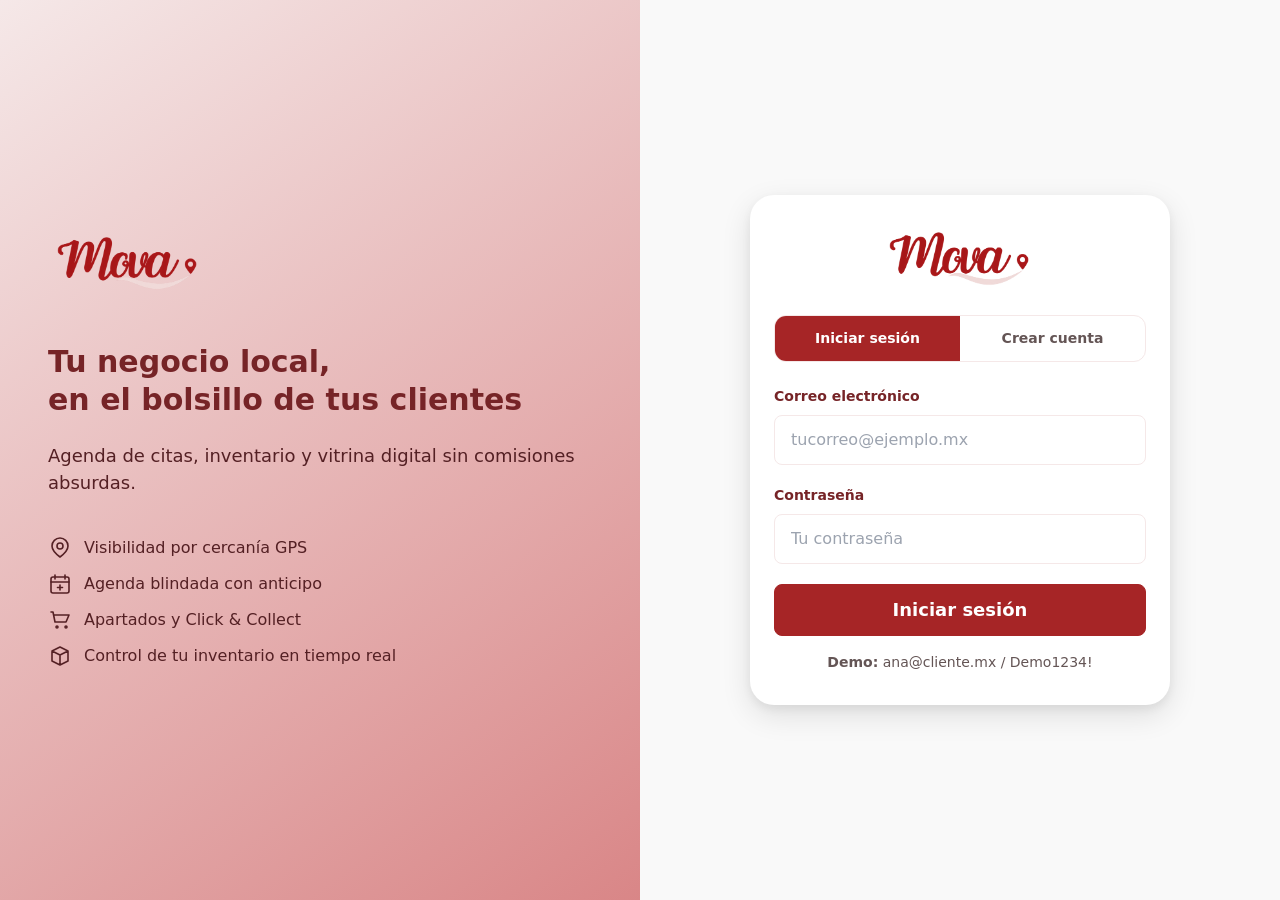
<file: panel-negocio.html>
<!DOCTYPE html>
<html lang="es">
<head>
  <meta charset="UTF-8">
  <meta name="viewport" content="width=device-width, initial-scale=1.0">
  <title>Panel de Negocio | Mova</title>
  <link rel="stylesheet" href="css/global.css">
  <link rel="stylesheet" href="css/componentes.css">
  <link rel="stylesheet" href="css/variables.css?v=panel-mova-1">
  <link rel="stylesheet" href="css/panel-mova.css?v=6">
</head>
<body class="panel-mova">

<!-- HEADER -->
<header class="site-header">
  <div class="container">
    <a href="index.html" class="logo" aria-label="Mova, inicio">
      <img src="imagenes/logo-acceso.png" alt="Mova" width="110" height="44">
    </a>
    <nav class="header-nav">
      <div id="panel-usuario-info" style="font-size:var(--text-sm);text-align:right;"></div>
      <button id="btn-logout" class="btn btn--ghost btn--sm">Salir</button>
    </nav>
  </div>
</header>

<!-- LAYOUT PANEL -->
<div class="panel-layout" id="panel-layout">

  <!-- SIDEBAR DESKTOP -->
  <aside class="panel-sidebar" aria-label="Menú del panel">
    <nav class="panel-nav" role="navigation">
      <button class="panel-nav__item" data-seccion="dashboard">
        <svg class="icon" viewBox="0 0 24 24" aria-hidden="true"><rect x="3" y="13" width="4" height="8" rx="1"/><rect x="10" y="8" width="4" height="13" rx="1"/><rect x="17" y="3" width="4" height="18" rx="1"/></svg> Dashboard
      </button>
      <button class="panel-nav__item" data-seccion="productos">
        <svg class="icon" viewBox="0 0 24 24" aria-hidden="true"><path d="m3 7 9-4 9 4v10l-9 4-9-4V7Zm0 0 9 4 9-4M12 11v10M7.5 5l9 4"/></svg> Productos
      </button>
      <button class="panel-nav__item" data-seccion="servicios">
        <svg class="icon" viewBox="0 0 24 24" aria-hidden="true"><circle cx="6" cy="17" r="3"/><circle cx="18" cy="17" r="3"/><path d="M8.1 14.9 20 3M15.9 14.9 4 3"/></svg> Servicios
      </button>
      <button class="panel-nav__item" data-seccion="citas">
        <svg class="icon" viewBox="0 0 24 24" aria-hidden="true"><rect x="3" y="5" width="18" height="16" rx="2"/><path d="M7 3v4m10-4v4M3 10h18"/></svg> Citas
      </button>
      <button class="panel-nav__item" data-seccion="apartados">
        <svg class="icon" viewBox="0 0 24 24" aria-hidden="true"><path d="M5 8h14l1 13H4L5 8Zm4 0V6a3 3 0 0 1 6 0v2"/></svg> Apartados
      </button>
    </nav>
  </aside>

  <!-- CONTENIDO PRINCIPAL -->
  <main class="panel-main" id="panel-main" aria-live="polite">

    <!-- Secciones (se muestran/ocultan por JS) -->
    <section class="panel-seccion" id="sec-dashboard" style="display:none;">
      <!-- Se llena por panel.js → cargarDashboard() -->
    </section>

    <section class="panel-seccion" id="sec-productos" style="display:none;">
      <!-- Se llena por panel.js → cargarProductos() -->
    </section>

    <section class="panel-seccion" id="sec-servicios" style="display:none;">
      <!-- Se llena por panel.js → cargarServicios() -->
    </section>

    <section class="panel-seccion" id="sec-citas" style="display:none;">
      <!-- Se llena por panel.js → cargarCitas() -->
    </section>

    <section class="panel-seccion" id="sec-apartados" style="display:none;">
      <!-- Se llena por panel.js → cargarApartados() -->
    </section>

  </main>
</div>

<!-- NAV INFERIOR MOBILE (Panel) -->
<nav class="bottom-nav panel-bottom-nav" aria-label="Navegación del panel">
  <button class="bottom-nav__item panel-nav__item" data-seccion="dashboard">
    <svg class="icon" viewBox="0 0 24 24" aria-hidden="true"><rect x="3" y="13" width="4" height="8" rx="1"/><rect x="10" y="8" width="4" height="13" rx="1"/><rect x="17" y="3" width="4" height="18" rx="1"/></svg><span>Dashboard</span>
  </button>
  <button class="bottom-nav__item panel-nav__item" data-seccion="productos">
    <svg class="icon" viewBox="0 0 24 24" aria-hidden="true"><path d="m3 7 9-4 9 4v10l-9 4-9-4V7Zm0 0 9 4 9-4M12 11v10M7.5 5l9 4"/></svg><span>Productos</span>
  </button>
  <button class="bottom-nav__item panel-nav__item" data-seccion="citas">
    <svg class="icon" viewBox="0 0 24 24" aria-hidden="true"><rect x="3" y="5" width="18" height="16" rx="2"/><path d="M7 3v4m10-4v4M3 10h18"/></svg><span>Citas</span>
  </button>
  <button class="bottom-nav__item panel-nav__item" data-seccion="servicios">
    <svg class="icon" viewBox="0 0 24 24" aria-hidden="true"><circle cx="6" cy="17" r="3"/><circle cx="18" cy="17" r="3"/><path d="M8.1 14.9 20 3M15.9 14.9 4 3"/></svg><span>Servicios</span>
  </button>
  <button class="bottom-nav__item panel-nav__item" data-seccion="apartados">
    <svg class="icon" viewBox="0 0 24 24" aria-hidden="true"><path d="M5 8h14l1 13H4L5 8Zm4 0V6a3 3 0 0 1 6 0v2"/></svg><span>Apartados</span>
  </button>
  <button class="bottom-nav__item" id="btn-logout-mobile" style="color:var(--color-danger);">
    <svg class="icon" viewBox="0 0 24 24" aria-hidden="true"><path d="M10 21H5V3h10v4M14 12h8m-3-3 3 3-3 3"/></svg><span>Salir</span>
  </button>
</nav>

<template id="producto-upload-fields">
  <div class="form-group">
    <label class="form-label" for="producto-imagen">Imagen (JPEG, PNG o WebP; máximo 3 MB)</label>
    <input type="file" id="producto-imagen" name="imagen" class="form-control"
           accept="image/jpeg,image/png,image/webp">
    <div class="upload-preview" id="producto-imagen-preview" hidden>
      <img alt="Vista previa de la imagen">
    </div>
  </div>
</template>

<script type="module">
  import { initPanel } from './js/panel.js?v=panel-mova-3';
  initPanel();
</script>

</body>
</html>
</file>
<file: css/global.css>
/* ============================================================
   css/global.css
   Reset, layout base, tipografía, botones, formularios y grid
   Plataforma Mova | Mobile-First
   ============================================================ */

@import url('variables.css');

/* ── Reset moderno ──────────────────────────────── */
*, *::before, *::after {
  box-sizing: border-box;
  margin: 0;
  padding: 0;
}

[hidden] { display: none !important; }

html {
  font-size: 16px;
  scroll-behavior: smooth;
  -webkit-text-size-adjust: 100%;
}

body {
  font-family: var(--font-sans);
  font-size: var(--text-base);
  line-height: var(--leading-normal);
  color: var(--color-text);
  background-color: var(--color-bg);
  min-height: 100dvh;
  -webkit-font-smoothing: antialiased;
  overflow-x: hidden;
}

img, video, svg {
  display: block;
  max-width: 100%;
}

a {
  color: var(--color-primary);
  text-decoration: none;
}
a:hover { text-decoration: underline; }

ul, ol { list-style: none; }

button, input, select, textarea {
  font-family: inherit;
  font-size: inherit;
  line-height: inherit;
}

h1, h2, h3, h4, h5, h6 {
  line-height: var(--leading-tight);
  font-weight: var(--weight-bold);
  color: var(--color-text);
}

h1 { font-size: var(--text-3xl); }
h2 { font-size: var(--text-2xl); }
h3 { font-size: var(--text-xl);  }
h4 { font-size: var(--text-lg);  }

p { margin-bottom: var(--space-4); }
p:last-child { margin-bottom: 0; }

/* ── Contenedores ───────────────────────────────── */
.container {
  width: 100%;
  max-width: var(--max-width-xl);
  margin-inline: auto;
  padding-inline: var(--space-4);
}

.container--sm { max-width: var(--max-width-sm); }
.container--md { max-width: var(--max-width-md); }
.container--lg { max-width: var(--max-width-lg); }

/* ── Header principal ───────────────────────────── */
.site-header {
  position: sticky;
  top: 0;
  z-index: 100;
  height: var(--header-height);
  background: var(--color-surface);
  border-bottom: 1px solid var(--color-border);
  box-shadow: var(--shadow-sm);
  display: flex;
  align-items: center;
}

.site-header .container {
  display: flex;
  align-items: center;
  justify-content: space-between;
  gap: var(--space-4);
}

.logo {
  display: flex;
  align-items: center;
  gap: var(--space-2);
  font-size: var(--text-xl);
  font-weight: var(--weight-bold);
  color: var(--color-primary);
  text-decoration: none;
}
.logo:hover { text-decoration: none; }
.logo__icon { font-size: 1.5rem; }

.header-nav {
  display: flex;
  align-items: center;
  gap: var(--space-3);
}

/* ── Navegación inferior mobile ─────────────────── */
.bottom-nav {
  display: flex;
  position: fixed;
  bottom: 0;
  left: 0;
  right: 0;
  z-index: 100;
  height: var(--bottom-nav-h);
  background: var(--color-surface);
  border-top: 1px solid var(--color-border);
  box-shadow: var(--shadow-bottom-nav);
}

.bottom-nav__item {
  flex: 1;
  display: flex;
  flex-direction: column;
  align-items: center;
  justify-content: center;
  gap: var(--space-1);
  color: var(--color-text-muted);
  font-size: var(--text-xs);
  font-weight: var(--weight-medium);
  text-decoration: none;
  transition: color var(--transition-fast);
  padding: var(--space-2) 0;
}

.bottom-nav__item .icon { font-size: 1.4rem; }

.bottom-nav__item:hover,
.bottom-nav__item.active {
  color: var(--color-primary);
  text-decoration: none;
}

/* Ocultar bottom-nav en desktop */
@media (min-width: 768px) {
  .bottom-nav { display: none; }
}

/* ── Main con padding para bottom-nav ───────────── */
.main-content {
  padding-bottom: calc(var(--bottom-nav-h) + var(--space-4));
  min-height: calc(100dvh - var(--header-height));
}

@media (min-width: 768px) {
  .main-content { padding-bottom: var(--space-10); }
}

/* ── Botones ────────────────────────────────────── */
.btn {
  display: inline-flex;
  align-items: center;
  justify-content: center;
  gap: var(--space-2);
  padding: var(--space-3) var(--space-5);
  border-radius: var(--radius-md);
  border: 1.5px solid transparent;
  font-size: var(--text-sm);
  font-weight: var(--weight-semibold);
  line-height: 1;
  cursor: pointer;
  text-decoration: none;
  transition: background var(--transition-fast),
              color var(--transition-fast),
              border-color var(--transition-fast),
              box-shadow var(--transition-fast),
              transform var(--transition-fast);
  white-space: nowrap;
  user-select: none;
}

.btn:active { transform: scale(0.97); }
.btn:disabled {
  opacity: 0.55;
  cursor: not-allowed;
  pointer-events: none;
}

.btn--primary {
  background: var(--color-primary);
  color: var(--color-on-action);
  border-color: var(--color-primary);
}
.btn--primary:hover {
  background: var(--color-primary-dark);
  border-color: var(--color-primary-dark);
  box-shadow: var(--shadow-primary);
  text-decoration: none;
  color: var(--color-on-action);
}

.btn--secondary {
  background: transparent;
  color: var(--color-primary);
  border-color: var(--color-primary);
}
.btn--secondary:hover {
  background: var(--color-primary-light);
  text-decoration: none;
}

.btn--danger {
  background: var(--color-danger);
  color: var(--color-on-action);
  border-color: var(--color-danger);
}
.btn--danger:hover {
  background: var(--color-danger-dark);
  border-color: var(--color-danger-dark);
  text-decoration: none;
  color: var(--color-on-action);
}

.btn--ghost {
  background: transparent;
  color: var(--color-text-muted);
  border-color: var(--color-border);
}
.btn--ghost:hover {
  background: var(--color-surface-alt);
  color: var(--color-text);
  text-decoration: none;
}

.btn--success {
  background: var(--color-success);
  color: var(--color-on-action);
  border-color: var(--color-success);
}

/* Tamaños */
.btn--sm { padding: var(--space-2) var(--space-3); font-size: var(--text-xs); }
.btn--lg { padding: var(--space-4) var(--space-8); font-size: var(--text-lg); }
.btn--full { width: 100%; }

/* ── Formularios ────────────────────────────────── */
.form-group {
  display: flex;
  flex-direction: column;
  gap: var(--space-2);
  margin-bottom: var(--space-5);
}

.form-label {
  font-size: var(--text-sm);
  font-weight: var(--weight-semibold);
  color: var(--color-text);
}

.form-label .required {
  color: var(--color-danger);
  margin-left: var(--space-1);
}

.form-control {
  width: 100%;
  padding: var(--space-3) var(--space-4);
  border: 1.5px solid var(--color-border);
  border-radius: var(--radius-md);
  background: var(--color-surface);
  color: var(--color-text);
  font-size: var(--text-base);
  transition: border-color var(--transition-fast),
              box-shadow var(--transition-fast);
  outline: none;
}

.form-control:focus {
  border-color: var(--color-primary);
  box-shadow: 0 0 0 3px var(--focus-ring-primary);
}

.form-control::placeholder { color: var(--color-text-light); }

.form-control.is-error { border-color: var(--color-danger); }
.form-control.is-success { border-color: var(--color-success); }

.form-hint {
  font-size: var(--text-xs);
  color: var(--color-text-muted);
}

.form-error {
  font-size: var(--text-xs);
  color: var(--color-danger);
  font-weight: var(--weight-medium);
}

textarea.form-control { resize: vertical; min-height: 100px; }

select.form-control {
  appearance: none;
  background-image: url("data:image/svg+xml,%3Csvg xmlns='http://www.w3.org/2000/svg' width='12' height='8' viewBox='0 0 12 8'%3E%3Cpath fill='%236B7280' d='M1 1l5 5 5-5'/%3E%3C/svg%3E");
  background-repeat: no-repeat;
  background-position: right var(--space-4) center;
  padding-right: var(--space-10);
}

/* ── Alertas / Mensajes de feedback ─────────────── */
.alert {
  display: flex;
  align-items: flex-start;
  gap: var(--space-3);
  padding: var(--space-4);
  border-radius: var(--radius-md);
  border: 1px solid;
  font-size: var(--text-sm);
  margin-bottom: var(--space-4);
}

.alert--success {
  background: var(--color-success-bg);
  border-color: var(--color-success);
  color: var(--color-success-text);
}
.alert--warning {
  background: var(--color-warning-bg);
  border-color: var(--color-warning);
  color: var(--color-warning-text);
}
.alert--danger {
  background: var(--color-danger-bg);
  border-color: var(--color-danger);
  color: var(--color-danger-text);
}
.alert--info {
  background: var(--color-info-bg);
  border-color: var(--color-info);
  color: var(--color-info-text);
}

/* ── Grid responsivo ────────────────────────────── */
.grid {
  display: grid;
  gap: var(--space-4);
}

.grid--2 { grid-template-columns: repeat(2, 1fr); }
.grid--3 { grid-template-columns: repeat(3, 1fr); }
.grid--4 { grid-template-columns: repeat(4, 1fr); }

/* Mobile-First: en pantallas chicas todo a 1 columna */
@media (max-width: 479px) {
  .grid--2,
  .grid--3,
  .grid--4 { grid-template-columns: 1fr; }
}

@media (min-width: 480px) and (max-width: 767px) {
  .grid--3,
  .grid--4 { grid-template-columns: repeat(2, 1fr); }
}

/* Grid auto-fill responsive */
.grid--auto {
  grid-template-columns: repeat(auto-fill, minmax(240px, 1fr));
}

/* ── Flex helpers ────────────────────────────────── */
.flex         { display: flex; }
.flex-col     { flex-direction: column; }
.items-center { align-items: center; }
.justify-between { justify-content: space-between; }
.justify-center  { justify-content: center; }
.gap-2  { gap: var(--space-2); }
.gap-3  { gap: var(--space-3); }
.gap-4  { gap: var(--space-4); }
.flex-1 { flex: 1; }
.flex-wrap { flex-wrap: wrap; }

/* ── Utilidades de texto ─────────────────────────── */
.text-center { text-align: center; }
.text-right  { text-align: right; }
.text-muted  { color: var(--color-text-muted); }
.text-sm     { font-size: var(--text-sm); }
.text-xs     { font-size: var(--text-xs); }
.text-lg     { font-size: var(--text-lg); }
.text-xl     { font-size: var(--text-xl); }
.text-2xl    { font-size: var(--text-2xl); }
.font-bold   { font-weight: var(--weight-bold); }
.font-semibold { font-weight: var(--weight-semibold); }
.font-medium { font-weight: var(--weight-medium); }
.text-primary { color: var(--color-primary); }
.text-danger  { color: var(--color-danger); }
.text-success { color: var(--color-success); }

/* ── Separadores y espacio ───────────────────────── */
.divider {
  border: none;
  border-top: 1px solid var(--color-border);
  margin: var(--space-6) 0;
}

.mt-auto { margin-top: auto; }
.mb-4 { margin-bottom: var(--space-4); }
.mb-6 { margin-bottom: var(--space-6); }
.mb-8 { margin-bottom: var(--space-8); }
.mt-4 { margin-top: var(--space-4); }
.mt-6 { margin-top: var(--space-6); }
.mt-8 { margin-top: var(--space-8); }

/* ── Sección de página ───────────────────────────── */
.page-section {
  padding: var(--space-8) 0;
}

.section-title {
  font-size: var(--text-2xl);
  font-weight: var(--weight-bold);
  margin-bottom: var(--space-2);
}

.section-subtitle {
  font-size: var(--text-base);
  color: var(--color-text-muted);
  margin-bottom: var(--space-6);
}

/* ── Estado vacío / Empty state ─────────────────── */
.empty-state {
  display: flex;
  flex-direction: column;
  align-items: center;
  justify-content: center;
  gap: var(--space-4);
  padding: var(--space-16) var(--space-8);
  text-align: center;
  color: var(--color-text-muted);
}

.empty-state__icon { font-size: 3rem; opacity: 0.5; }
.empty-state__title { font-size: var(--text-xl); font-weight: var(--weight-semibold); color: var(--color-text); }
.empty-state__desc  { font-size: var(--text-sm); max-width: 320px; }

/* ── Spinner de carga ────────────────────────────── */
.spinner {
  display: inline-block;
  width: 1.25em;
  height: 1.25em;
  border: 2px solid currentColor;
  border-top-color: transparent;
  border-radius: 50%;
  animation: spin 0.7s linear infinite;
  vertical-align: middle;
}

@keyframes spin {
  to { transform: rotate(360deg); }
}

/* ── Overlay de carga de página ─────────────────── */
.page-loader {
  position: fixed;
  inset: 0;
  z-index: 9999;
  background: var(--color-surface);
  display: flex;
  align-items: center;
  justify-content: center;
  flex-direction: column;
  gap: var(--space-4);
  font-size: var(--text-lg);
  color: var(--color-primary);
  transition: opacity var(--transition-slow);
}
.page-loader.hidden {
  opacity: 0;
  pointer-events: none;
}

/* ── Toast / Notificaciones ──────────────────────── */
#toast-container {
  position: fixed;
  bottom: calc(var(--bottom-nav-h) + var(--space-4));
  right: var(--space-4);
  z-index: 9000;
  display: flex;
  flex-direction: column-reverse;
  gap: var(--space-2);
  pointer-events: none;
}

@media (min-width: 768px) {
  #toast-container { bottom: var(--space-8); }
}

.toast {
  display: flex;
  align-items: center;
  gap: var(--space-3);
  padding: var(--space-3) var(--space-5);
  border-radius: var(--radius-lg);
  background: var(--color-text);
  color: var(--color-surface);
  font-size: var(--text-sm);
  font-weight: var(--weight-medium);
  box-shadow: var(--shadow-lg);
  pointer-events: all;
  animation: slideUp 0.3s ease forwards;
  max-width: 320px;
}

.toast--success { background: var(--color-success); }
.toast--danger  { background: var(--color-danger);  }
.toast--warning { background: var(--color-warning); color: var(--color-text); }

@keyframes slideUp {
  from { transform: translateY(20px); opacity: 0; }
  to   { transform: translateY(0);    opacity: 1; }
}

/* ── Visualmente oculto pero accesible ───────────── */
.sr-only {
  position: absolute;
  width: 1px; height: 1px;
  padding: 0; margin: -1px;
  overflow: hidden;
  clip: rect(0,0,0,0);
  white-space: nowrap;
  border: 0;
}
</file>
<file: css/componentes.css>
/* ============================================================
   css/componentes.css
   Tarjetas de negocio/producto, modales, selector de horarios,
   tabs, badges de estado, paginación y galería
   Plataforma Mova | Mobile-First
   ============================================================ */

@import url('variables.css');

/* ═══════════════════════════════════════════════════
   BADGES DE ESTADO
   ═══════════════════════════════════════════════════ */
.badge {
  display: inline-flex;
  align-items: center;
  gap: var(--space-1);
  padding: 2px var(--space-2);
  border-radius: var(--radius-full);
  font-size: var(--text-xs);
  font-weight: var(--weight-semibold);
  line-height: 1.6;
  white-space: nowrap;
  letter-spacing: 0.02em;
  text-transform: uppercase;
}

/* Estados de citas */
.badge--pendiente-pago   { background: var(--badge-pendiente-bg); color: var(--badge-pendiente-text); }
.badge--agendada         { background: var(--badge-agendada-bg); color: var(--badge-agendada-text); }
.badge--confirmada       { background: var(--badge-confirmada-bg); color: var(--badge-confirmada-text); }
.badge--en-curso         { background: var(--badge-en-curso-bg); color: var(--badge-en-curso-text); }
.badge--completada       { background: var(--badge-completada-bg); color: var(--badge-completada-text); }
.badge--cancelada-tiempo { background: var(--badge-inactiva-bg); color: var(--badge-inactiva-text); }
.badge--cancelada-tarde  { background: var(--badge-cancelada-bg); color: var(--badge-cancelada-text); }
.badge--no-show          { background: var(--badge-cancelada-bg); color: var(--badge-no-show-text); }

/* Estados de apartados */
.badge--pendiente  { background: var(--badge-pendiente-bg); color: var(--badge-pendiente-text); }
.badge--pagado     { background: var(--badge-completada-bg); color: var(--badge-completada-text); }
.badge--expirado   { background: var(--badge-inactiva-bg); color: var(--badge-inactiva-text); }
.badge--cancelado  { background: var(--badge-cancelada-bg); color: var(--badge-cancelada-text); }

/* Plan suscripción */
.badge--pro   { background: var(--badge-pendiente-bg); color: var(--badge-plan-pro-text); }
.badge--pro::before   { content: '★ '; }
.badge--basico { background: var(--badge-inactiva-bg); color: var(--badge-plan-basico-text); }

/* ═══════════════════════════════════════════════════
   TARJETA DE NEGOCIO (search results)
   ═══════════════════════════════════════════════════ */
.negocio-card {
  background: var(--color-surface);
  border-radius: var(--radius-xl);
  border: 1px solid var(--color-border);
  box-shadow: var(--shadow-sm);
  overflow: hidden;
  display: flex;
  flex-direction: column;
  transition: transform var(--transition-base),
              box-shadow var(--transition-base);
  cursor: pointer;
}

.negocio-card:hover {
  transform: translateY(-3px);
  box-shadow: var(--shadow-md);
}

.negocio-card__cover {
  position: relative;
  width: 100%;
  aspect-ratio: 16 / 7;
  background: var(--color-surface-alt);
  overflow: hidden;
}

.negocio-card__cover img {
  width: 100%;
  height: 100%;
  object-fit: cover;
  transition: transform var(--transition-slow);
}

.negocio-card:hover .negocio-card__cover img {
  transform: scale(1.04);
}

.negocio-card__cover-placeholder {
  width: 100%;
  height: 100%;
  display: flex;
  align-items: center;
  justify-content: center;
  font-size: 3rem;
  background: linear-gradient(135deg, var(--color-primary-light), var(--color-surface));
}

.negocio-card__plan-badge {
  position: absolute;
  top: var(--space-3);
  right: var(--space-3);
}

.negocio-card__body {
  padding: var(--space-4);
  display: flex;
  flex-direction: column;
  gap: var(--space-2);
  flex: 1;
}

.negocio-card__header {
  display: flex;
  align-items: flex-start;
  gap: var(--space-3);
}

.negocio-card__logo {
  width: 44px;
  height: 44px;
  border-radius: var(--radius-lg);
  object-fit: cover;
  flex-shrink: 0;
  border: 2px solid var(--color-border);
  background: var(--color-surface-alt);
}

.negocio-card__info { flex: 1; min-width: 0; }

.negocio-card__nombre {
  font-size: var(--text-base);
  font-weight: var(--weight-bold);
  color: var(--color-text);
  display: flex;
  align-items: center;
  gap: var(--space-1);
  white-space: nowrap;
  overflow: hidden;
  text-overflow: ellipsis;
}

.negocio-card__nombre .verificado-icon {
  color: var(--color-primary);
  font-size: 0.9rem;
  flex-shrink: 0;
}

.negocio-card__categoria {
  font-size: var(--text-xs);
  color: var(--color-text-muted);
  text-transform: capitalize;
  margin-top: 2px;
}

.negocio-card__meta {
  display: flex;
  align-items: center;
  gap: var(--space-4);
  flex-wrap: wrap;
  font-size: var(--text-xs);
  color: var(--color-text-muted);
}

.negocio-card__meta-item {
  display: flex;
  align-items: center;
  gap: 3px;
}

.negocio-card__distancia {
  font-weight: var(--weight-semibold);
  color: var(--color-primary);
}

.negocio-card__desc {
  font-size: var(--text-sm);
  color: var(--color-text-muted);
  display: -webkit-box;
  -webkit-line-clamp: 2;
  -webkit-box-orient: vertical;
  overflow: hidden;
}

.negocio-card__footer {
  display: flex;
  align-items: center;
  justify-content: space-between;
  margin-top: auto;
  padding-top: var(--space-3);
  border-top: 1px solid var(--color-border);
}

/* ═══════════════════════════════════════════════════
   TARJETA DE PRODUCTO
   ═══════════════════════════════════════════════════ */
.producto-card {
  background: var(--color-surface);
  border-radius: var(--radius-xl);
  border: 1px solid var(--color-border);
  box-shadow: var(--shadow-sm);
  overflow: hidden;
  display: flex;
  flex-direction: column;
  transition: transform var(--transition-base), box-shadow var(--transition-base);
}

.producto-card:hover {
  transform: translateY(-2px);
  box-shadow: var(--shadow-md);
}

.producto-card__img {
  position: relative;
  aspect-ratio: 1 / 1;
  overflow: hidden;
  background: var(--color-surface-alt);
}

.producto-card__img img {
  width: 100%;
  height: 100%;
  object-fit: cover;
  transition: transform var(--transition-slow);
}

.producto-card:hover .producto-card__img img {
  transform: scale(1.05);
}

.producto-card__img-placeholder {
  width: 100%;
  height: 100%;
  display: flex;
  align-items: center;
  justify-content: center;
  font-size: 2.5rem;
  color: var(--color-text-light);
}

.producto-card__stock-badge {
  position: absolute;
  bottom: var(--space-2);
  left: var(--space-2);
  background: var(--color-media-overlay);
  color: var(--color-on-action);
  font-size: var(--text-xs);
  padding: 2px 6px;
  border-radius: var(--radius-sm);
}

.producto-card__stock-badge.agotado {
  background: var(--color-danger);
}

.producto-card__body {
  padding: var(--space-3) var(--space-4);
  display: flex;
  flex-direction: column;
  gap: var(--space-2);
  flex: 1;
}

.producto-card__titulo {
  font-size: var(--text-sm);
  font-weight: var(--weight-semibold);
  color: var(--color-text);
  display: -webkit-box;
  -webkit-line-clamp: 2;
  -webkit-box-orient: vertical;
  overflow: hidden;
  line-height: var(--leading-tight);
}

.producto-card__precio {
  font-size: var(--text-xl);
  font-weight: var(--weight-bold);
  color: var(--color-primary);
}

.producto-card__precio .moneda {
  font-size: var(--text-sm);
  font-weight: var(--weight-medium);
  vertical-align: super;
}

.producto-card__acciones {
  display: flex;
  flex-direction: column;
  gap: var(--space-2);
  margin-top: auto;
}

/* ═══════════════════════════════════════════════════
   TARJETA DE SERVICIO
   ═══════════════════════════════════════════════════ */
.servicio-card {
  background: var(--color-surface);
  border-radius: var(--radius-xl);
  border: 1px solid var(--color-border);
  padding: var(--space-5);
  display: flex;
  flex-direction: column;
  gap: var(--space-3);
  box-shadow: var(--shadow-sm);
  transition: transform var(--transition-base), box-shadow var(--transition-base);
}

.servicio-card:hover {
  transform: translateY(-2px);
  box-shadow: var(--shadow-md);
}

.servicio-card__header {
  display: flex;
  align-items: flex-start;
  gap: var(--space-3);
  justify-content: space-between;
}

.servicio-card__nombre {
  font-size: var(--text-base);
  font-weight: var(--weight-bold);
}

.servicio-card__duracion {
  display: flex;
  align-items: center;
  gap: var(--space-1);
  font-size: var(--text-xs);
  color: var(--color-text-muted);
  flex-shrink: 0;
  background: var(--color-surface-alt);
  padding: var(--space-1) var(--space-2);
  border-radius: var(--radius-full);
}

.servicio-card__desc {
  font-size: var(--text-sm);
  color: var(--color-text-muted);
  line-height: var(--leading-relaxed);
}

.servicio-card__footer {
  display: flex;
  align-items: center;
  justify-content: space-between;
  gap: var(--space-3);
  flex-wrap: wrap;
}

.servicio-card__precios {
  display: flex;
  flex-direction: column;
  gap: 2px;
}

.servicio-card__precio-estimado {
  font-size: var(--text-xl);
  font-weight: var(--weight-bold);
  color: var(--color-text);
}

.servicio-card__anticipo {
  font-size: var(--text-xs);
  color: var(--color-text-muted);
}

.servicio-card__anticipo strong {
  color: var(--color-secondary);
}

/* ═══════════════════════════════════════════════════
   TABS (Productos / Servicios en perfil de negocio)
   ═══════════════════════════════════════════════════ */
.tabs {
  display: flex;
  border-bottom: 2px solid var(--color-border);
  margin-bottom: var(--space-6);
  overflow-x: auto;
  scrollbar-width: none;
}

.tabs::-webkit-scrollbar { display: none; }

.tab-btn {
  flex-shrink: 0;
  padding: var(--space-3) var(--space-5);
  font-size: var(--text-sm);
  font-weight: var(--weight-semibold);
  color: var(--color-text-muted);
  background: none;
  border: none;
  border-bottom: 2px solid transparent;
  margin-bottom: -2px;
  cursor: pointer;
  transition: color var(--transition-fast), border-color var(--transition-fast);
  white-space: nowrap;
  display: flex;
  align-items: center;
  gap: var(--space-2);
}

.tab-btn:hover { color: var(--color-text); }

.tab-btn.active {
  color: var(--color-primary);
  border-bottom-color: var(--color-primary);
}

.tab-panel { display: none; }
.tab-panel.active { display: block; }

/* ═══════════════════════════════════════════════════
   MODAL
   ═══════════════════════════════════════════════════ */
.modal-backdrop {
  position: fixed;
  inset: 0;
  z-index: 500;
  background: var(--color-overlay);
  backdrop-filter: blur(4px);
  display: flex;
  align-items: flex-end;   /* Mobile: sube desde abajo */
  justify-content: center;
  padding: 0;
  opacity: 0;
  pointer-events: none;
  transition: opacity var(--transition-base);
}

.modal-backdrop.open {
  opacity: 1;
  pointer-events: all;
}

@media (min-width: 640px) {
  .modal-backdrop {
    align-items: center;
    padding: var(--space-6);
  }
}

.modal {
  background: var(--color-surface);
  border-radius: var(--radius-2xl) var(--radius-2xl) 0 0;
  width: 100%;
  max-height: 92dvh;
  overflow-y: auto;
  box-shadow: var(--shadow-xl);
  transform: translateY(100%);
  transition: transform var(--transition-base);
}

.modal-backdrop.open .modal {
  transform: translateY(0);
}

@media (min-width: 640px) {
  .modal {
    border-radius: var(--radius-2xl);
    max-width: 540px;
    max-height: 85dvh;
    transform: scale(0.95);
  }
  .modal-backdrop.open .modal {
    transform: scale(1);
  }
}

.modal--lg { max-width: 720px; }

.modal__header {
  position: sticky;
  top: 0;
  z-index: 10;
  display: flex;
  align-items: center;
  justify-content: space-between;
  padding: var(--space-5) var(--space-6);
  border-bottom: 1px solid var(--color-border);
  background: var(--color-surface);
}

/* Handle drag (mobile) */
.modal__handle {
  width: 36px;
  height: 4px;
  border-radius: var(--radius-full);
  background: var(--color-border);
  margin: var(--space-3) auto var(--space-1);
}

@media (min-width: 640px) { .modal__handle { display: none; } }

.modal__title {
  font-size: var(--text-lg);
  font-weight: var(--weight-bold);
}

.modal__close {
  width: 36px;
  height: 36px;
  border: none;
  border-radius: var(--radius-full);
  background: var(--color-surface-alt);
  color: var(--color-text-muted);
  font-size: 1.1rem;
  cursor: pointer;
  display: flex;
  align-items: center;
  justify-content: center;
  transition: background var(--transition-fast), color var(--transition-fast);
}

.modal__close:hover {
  background: var(--color-border);
  color: var(--color-text);
}

.modal__body {
  padding: var(--space-6);
}

.modal__footer {
  padding: var(--space-4) var(--space-6);
  border-top: 1px solid var(--color-border);
  display: flex;
  gap: var(--space-3);
  justify-content: flex-end;
  flex-wrap: wrap;
}

/* ═══════════════════════════════════════════════════
   SELECTOR DE HORARIOS (Agenda)
   ═══════════════════════════════════════════════════ */
.slot-grid {
  display: grid;
  grid-template-columns: repeat(auto-fill, minmax(80px, 1fr));
  gap: var(--space-2);
  margin-top: var(--space-4);
}

.slot-btn {
  padding: var(--space-2) var(--space-3);
  border: 1.5px solid var(--color-border);
  border-radius: var(--radius-md);
  background: var(--color-surface);
  color: var(--color-text);
  font-size: var(--text-sm);
  font-weight: var(--weight-medium);
  text-align: center;
  cursor: pointer;
  transition: all var(--transition-fast);
}

.slot-btn:hover:not(:disabled) {
  border-color: var(--color-primary);
  color: var(--color-primary);
  background: var(--color-primary-light);
}

.slot-btn.selected {
  background: var(--color-primary);
  border-color: var(--color-primary);
  color: var(--color-on-action);
}

.slot-btn:disabled,
.slot-btn.ocupado {
  background: var(--color-surface-alt);
  color: var(--color-text-light);
  cursor: not-allowed;
  border-color: var(--color-border);
  text-decoration: line-through;
  opacity: 0.6;
}

/* Selector de fecha (días de la semana) */
.day-selector {
  display: flex;
  gap: var(--space-2);
  overflow-x: auto;
  padding-bottom: var(--space-2);
  scrollbar-width: none;
}

.day-selector::-webkit-scrollbar { display: none; }

.day-btn {
  flex-shrink: 0;
  display: flex;
  flex-direction: column;
  align-items: center;
  gap: 2px;
  width: 52px;
  padding: var(--space-2);
  border: 1.5px solid var(--color-border);
  border-radius: var(--radius-lg);
  background: var(--color-surface);
  cursor: pointer;
  transition: all var(--transition-fast);
}

.day-btn__dow {
  font-size: var(--text-xs);
  color: var(--color-text-muted);
  text-transform: uppercase;
  font-weight: var(--weight-semibold);
}

.day-btn__num {
  font-size: var(--text-lg);
  font-weight: var(--weight-bold);
  line-height: 1;
}

.day-btn:hover:not(:disabled) {
  border-color: var(--color-primary);
  color: var(--color-primary);
}

.day-btn.selected {
  background: var(--color-primary);
  border-color: var(--color-primary);
  color: var(--color-on-action);
}

.day-btn.selected .day-btn__dow {
  color: var(--color-on-action-muted);
}

.day-btn:disabled {
  opacity: 0.4;
  cursor: not-allowed;
}

/* ═══════════════════════════════════════════════════
   BUSCADOR / FILTROS
   ═══════════════════════════════════════════════════ */
.search-bar {
  display: flex;
  align-items: center;
  gap: var(--space-2);
  background: var(--color-surface);
  border: 1.5px solid var(--color-border);
  border-radius: var(--radius-full);
  padding: var(--space-3) var(--space-5);
  box-shadow: var(--shadow-sm);
  transition: border-color var(--transition-fast), box-shadow var(--transition-fast);
}

.search-bar:focus-within {
  border-color: var(--color-primary);
  box-shadow: 0 0 0 3px var(--focus-ring-primary);
}

.search-bar__icon {
  color: var(--color-text-muted);
  font-size: 1.1rem;
  flex-shrink: 0;
}

.search-bar__input {
  flex: 1;
  border: none;
  background: transparent;
  outline: none;
  font-size: var(--text-base);
  color: var(--color-text);
}

.search-bar__input::placeholder { color: var(--color-text-light); }

.search-bar__btn {
  flex-shrink: 0;
  background: var(--color-primary);
  color: var(--color-on-action);
  border: none;
  border-radius: var(--radius-full);
  padding: var(--space-2) var(--space-4);
  font-size: var(--text-sm);
  font-weight: var(--weight-semibold);
  cursor: pointer;
  transition: background var(--transition-fast);
}

.search-bar__btn:hover { background: var(--color-primary-dark); }

/* Chips de categoría */
.categoria-chips {
  display: flex;
  gap: var(--space-2);
  overflow-x: auto;
  padding: var(--space-1) 0;
  scrollbar-width: none;
}

.categoria-chips::-webkit-scrollbar { display: none; }

.chip {
  flex-shrink: 0;
  display: inline-flex;
  align-items: center;
  gap: var(--space-1);
  padding: var(--space-2) var(--space-4);
  border-radius: var(--radius-full);
  border: 1.5px solid var(--color-border);
  background: var(--color-surface);
  font-size: var(--text-sm);
  font-weight: var(--weight-medium);
  color: var(--color-text-muted);
  cursor: pointer;
  transition: all var(--transition-fast);
  white-space: nowrap;
}

.chip:hover {
  border-color: var(--color-primary);
  color: var(--color-primary);
}

.chip.active {
  background: var(--color-primary);
  border-color: var(--color-primary);
  color: var(--color-on-action);
}

/* ═══════════════════════════════════════════════════
   CARD DE CITA (Panel negocio / perfil cliente)
   ═══════════════════════════════════════════════════ */
.cita-card {
  background: var(--color-surface);
  border: 1px solid var(--color-border);
  border-radius: var(--radius-xl);
  padding: var(--space-4) var(--space-5);
  display: flex;
  flex-direction: column;
  gap: var(--space-3);
  box-shadow: var(--shadow-sm);
}

.cita-card__header {
  display: flex;
  align-items: flex-start;
  justify-content: space-between;
  gap: var(--space-3);
}

.cita-card__servicio {
  font-weight: var(--weight-bold);
  font-size: var(--text-base);
}

.cita-card__cliente {
  font-size: var(--text-sm);
  color: var(--color-text-muted);
}

.cita-card__fecha {
  font-size: var(--text-sm);
  font-weight: var(--weight-semibold);
  color: var(--color-text);
  display: flex;
  align-items: center;
  gap: var(--space-2);
}

.cita-card__pin {
  font-size: var(--text-xl);
  font-family: var(--font-mono);
  font-weight: var(--weight-bold);
  letter-spacing: 0.3em;
  color: var(--color-primary);
  background: var(--color-primary-light);
  border-radius: var(--radius-md);
  padding: var(--space-2) var(--space-4);
  text-align: center;
  display: flex;
  align-items: center;
  gap: var(--space-2);
}

.cita-card__acciones {
  display: flex;
  gap: var(--space-2);
  flex-wrap: wrap;
}

/* ═══════════════════════════════════════════════════
   PANEL / SIDEBAR DEL NEGOCIO
   ═══════════════════════════════════════════════════ */
.panel-layout {
  display: grid;
  grid-template-columns: 1fr;
  min-height: calc(100dvh - var(--header-height));
}

@media (min-width: 768px) {
  .panel-layout {
    grid-template-columns: 220px 1fr;
  }
}

.panel-sidebar {
  background: var(--color-surface);
  border-right: 1px solid var(--color-border);
  padding: var(--space-6) var(--space-4);
  display: none;
}

@media (min-width: 768px) {
  .panel-sidebar { display: block; }
}

.panel-nav {
  display: flex;
  flex-direction: column;
  gap: var(--space-1);
}

.panel-nav__item {
  display: flex;
  align-items: center;
  gap: var(--space-3);
  padding: var(--space-3) var(--space-4);
  border-radius: var(--radius-lg);
  color: var(--color-text-muted);
  font-size: var(--text-sm);
  font-weight: var(--weight-medium);
  text-decoration: none;
  cursor: pointer;
  border: none;
  background: none;
  width: 100%;
  text-align: left;
  transition: background var(--transition-fast), color var(--transition-fast);
}

.panel-nav__item:hover {
  background: var(--color-surface-alt);
  color: var(--color-text);
  text-decoration: none;
}

.panel-nav__item.active {
  background: var(--color-primary-light);
  color: var(--color-primary);
  font-weight: var(--weight-semibold);
}

.panel-nav__item .icon { font-size: 1.2rem; }

.panel-main {
  padding: var(--space-6) var(--space-4);
  overflow-y: auto;
}

@media (min-width: 768px) {
  .panel-main { padding: var(--space-8); }
}

/* ═══════════════════════════════════════════════════
   ESTADÍSTICAS / KPI CARDS
   ═══════════════════════════════════════════════════ */
.stat-card {
  background: var(--color-surface);
  border: 1px solid var(--color-border);
  border-radius: var(--radius-xl);
  padding: var(--space-5);
  display: flex;
  align-items: center;
  gap: var(--space-4);
  box-shadow: var(--shadow-sm);
}

.stat-card__icon {
  width: 48px;
  height: 48px;
  border-radius: var(--radius-lg);
  display: flex;
  align-items: center;
  justify-content: center;
  font-size: 1.5rem;
  flex-shrink: 0;
}

.stat-card__icon--primary { background: var(--color-primary-light); }
.stat-card__icon--success { background: var(--color-success-bg); }
.stat-card__icon--warning { background: var(--color-warning-bg); }
.stat-card__icon--danger  { background: var(--color-danger-bg);  }

.stat-card__value {
  font-size: var(--text-2xl);
  font-weight: var(--weight-bold);
  line-height: 1;
}

.stat-card__label {
  font-size: var(--text-xs);
  color: var(--color-text-muted);
  margin-top: var(--space-1);
}

/* ═══════════════════════════════════════════════════
   INPUT DE IMAGEN CON PREVIEW
   ═══════════════════════════════════════════════════ */
.img-upload {
  border: 2px dashed var(--color-border);
  border-radius: var(--radius-xl);
  padding: var(--space-8);
  text-align: center;
  cursor: pointer;
  transition: border-color var(--transition-fast), background var(--transition-fast);
}

.img-upload:hover,
.img-upload.drag-over {
  border-color: var(--color-primary);
  background: var(--color-primary-light);
}

.img-upload input[type="file"] {
  position: absolute;
  width: 1px;
  height: 1px;
  opacity: 0;
  pointer-events: none;
}

.img-upload__icon {
  font-size: 2.5rem;
  color: var(--color-text-muted);
  margin-bottom: var(--space-3);
}

.img-upload__preview {
  width: 100%;
  max-height: 200px;
  object-fit: contain;
  border-radius: var(--radius-lg);
  margin-top: var(--space-3);
}

/* ═══════════════════════════════════════════════════
   MONEDERO / SALDO
   ═══════════════════════════════════════════════════ */
.monedero-banner {
  background: linear-gradient(135deg, var(--color-primary), var(--color-primary-dark));
  color: var(--color-on-action);
  border-radius: var(--radius-2xl);
  padding: var(--space-6) var(--space-8);
  display: flex;
  align-items: center;
  justify-content: space-between;
  gap: var(--space-4);
  flex-wrap: wrap;
}

.monedero-banner__label {
  font-size: var(--text-sm);
  opacity: 0.8;
}

.monedero-banner__monto {
  font-size: var(--text-4xl);
  font-weight: var(--weight-bold);
  line-height: 1;
}

.monedero-banner__sub {
  font-size: var(--text-xs);
  opacity: 0.7;
  margin-top: var(--space-1);
}

/* ═══════════════════════════════════════════════════
   COUNTDOWN TIMER (ventana pendiente_pago)
   ═══════════════════════════════════════════════════ */
.countdown {
  display: inline-flex;
  align-items: center;
  gap: var(--space-2);
  font-size: var(--text-sm);
  font-weight: var(--weight-semibold);
  color: var(--color-warning);
  background: var(--color-warning-bg);
  padding: var(--space-2) var(--space-3);
  border-radius: var(--radius-full);
}

.countdown.expired {
  color: var(--color-danger);
  background: var(--color-danger-bg);
}
/* Portal del cliente y ticket Click & Collect */
.cliente-hero { padding: var(--space-8) 0; background: linear-gradient(135deg, var(--hero-gradient-start), var(--hero-gradient-end)); color: var(--color-surface); }
.cliente-hero h1 { color: var(--color-surface); }
.cliente-layout { padding: var(--space-6) 0 var(--space-12); }
.cliente-tabs { display: grid; grid-template-columns: 1fr 1fr; gap: var(--space-2); margin-bottom: var(--space-6); }
.cliente-tab { border: 1px solid var(--color-border); background: var(--color-surface); color: var(--color-text-muted); padding: var(--space-3); border-radius: var(--radius-md); font-weight: var(--weight-semibold); cursor: pointer; }
.cliente-tab.active { color: var(--color-primary); border-color: var(--color-primary); background: var(--color-primary-light); }
.cliente-lista { display: grid; gap: var(--space-4); }
.cliente-item { background: var(--color-surface); border: 1px solid var(--color-border); border-radius: var(--radius-xl); padding: var(--space-5); box-shadow: var(--shadow-sm); }
.cliente-item__header { display: flex; flex-direction: column; gap: var(--space-2); margin-bottom: var(--space-4); }
.cliente-item__meta { display: grid; gap: var(--space-2); color: var(--color-text-muted); font-size: var(--text-sm); }
.cliente-item__actions { display: flex; flex-wrap: wrap; gap: var(--space-2); margin-top: var(--space-4); }
.cita-pin { display: inline-flex; align-items: center; gap: var(--space-2); margin-top: var(--space-4); padding: var(--space-3); border: 1px dashed var(--color-primary); border-radius: var(--radius-md); background: var(--color-primary-light); }
.cita-pin strong { font-family: var(--font-mono); font-size: var(--text-xl); letter-spacing: var(--space-1); }
.countdown-apartado { color: var(--color-warning); font-weight: var(--weight-semibold); }
.countdown-apartado.expired { color: var(--color-danger); }
.monedero-cliente { display: flex; flex-direction: column; gap: var(--space-4); align-items: flex-start; background: var(--color-surface); color: var(--color-text); border-radius: var(--radius-xl); padding: var(--space-5); box-shadow: var(--shadow-md); margin-top: var(--space-5); }
.monedero-cliente__saldo { font-size: var(--text-3xl); font-weight: var(--weight-bold); color: var(--color-primary); }
.modal--ticket { max-width: var(--max-width-sm); scrollbar-width: none; }
.modal--ticket::-webkit-scrollbar { display: none; }
.ticket-recoleccion { border: 1px dashed var(--color-border); border-radius: var(--radius-lg); padding: var(--space-5); background: var(--color-surface); }
.ticket-recoleccion__folio { text-align: center; font-family: var(--font-mono); margin-bottom: var(--space-4); }
.ticket-recoleccion__sello { padding: var(--space-3); border: 1px solid var(--color-success); border-radius: var(--radius-md); color: var(--color-success); background: var(--color-success-bg); font-weight: var(--weight-bold); text-align: center; margin-bottom: var(--space-5); }
.ticket-recoleccion__datos { display: grid; gap: var(--space-3); }
.ticket-recoleccion__datos div { display: grid; grid-template-columns: 1fr 1fr; gap: var(--space-3); border-bottom: 1px solid var(--color-border); padding-bottom: var(--space-2); }
.ticket-recoleccion__datos dt { color: var(--color-text-muted); }
.ticket-recoleccion__datos dd { margin: 0; text-align: right; font-weight: var(--weight-semibold); }
.ticket-recoleccion__total { font-size: var(--text-lg); color: var(--color-primary); }
.ticket-recoleccion__nota { margin-top: var(--space-5); color: var(--color-text-muted); font-size: var(--text-sm); text-align: center; }
.upload-preview { margin-top: var(--space-3); width: 100%; aspect-ratio: 16 / 9; border-radius: var(--radius-lg); overflow: hidden; background: var(--color-surface-alt); border: 1px solid var(--color-border); }
.upload-preview[hidden] { display: none; }
.upload-preview img { width: 100%; height: 100%; object-fit: cover; }
.geo-demo-row { display: flex; flex-direction: column; align-items: center; gap: var(--space-2); margin-top: var(--space-4); }
.geo-demo-row .btn { color: var(--color-surface); border-color: var(--color-surface); }
.panel-onboarding { width: 100%; max-width: var(--max-width-md); margin-inline: auto; padding: var(--space-8) var(--space-4); }
.panel-onboarding__form { margin-top: var(--space-6); padding: var(--space-5); border: 1px solid var(--color-border); border-radius: var(--radius-xl); background: var(--color-surface); box-shadow: var(--shadow-md); }
.panel-onboarding__location { margin-bottom: var(--space-5); padding: var(--space-4); border: 1px solid var(--color-border); border-radius: var(--radius-lg); }
.panel-onboarding__location legend { padding-inline: var(--space-2); color: var(--color-text-muted); font-size: var(--text-sm); font-weight: var(--weight-semibold); }
.panel-nav__item:disabled { opacity: 0.45; cursor: not-allowed; }
.panel-bottom-nav { overflow-x: auto; }
.panel-bottom-nav .bottom-nav__item { min-width: var(--space-16); }
@media (min-width: 768px) {
  .cliente-item__header, .monedero-cliente { flex-direction: row; align-items: center; justify-content: space-between; }
  .geo-demo-row { flex-direction: row; justify-content: center; }
}
</file>
<file: css/variables.css>
/* =============================================================================
   css/variables.css
   SISTEMA DE DISEÑO & DESIGN TOKENS
   Plataforma Mova | Mobile-First & Responsive

   GUÍA RÁPIDA PARA EL ENCARGADO DE DISEÑO:
   1. Para cambiar la identidad visual de toda la app, edita la sección
      "CONTROL MAESTRO DE MARCA" justo abajo.
   2. Para probar otros estilos al instante, revisa la sección "PRESETS DE TEMAS".
   3. Todos los componentes (botones, tarjetas, badges, modales) heredan
      automáticamente estos valores.
   ============================================================================= */

:root {
  /* ===========================================================================
     1. CONTROL MAESTRO DE MARCA (Cambia estos valores para rebrandear la app)
     =========================================================================== */
  --color-primary:        #A62526;   /* Color dominante: botones principales, links, iconos */
  --color-primary-dark:   #851d1e;   /* Hover de botones y estados presionados */
  --color-primary-light:  #F5E8E8;   /* Fondos suaves, badges y estados activos de menú */
  
  --color-secondary:      #D98687;   /* Color de acento: precios especiales, llamadas de atención */
  --color-secondary-dark: #E04E6A;   /* Hover de elementos secundarios */

  /* Gradiente decorativo del banner principal / Hero */
  --hero-gradient-start:  #6C63FF;
  --hero-gradient-end:    #9C6FFF;

  /* Redondez global de elementos */
  --card-radius:          1rem;      /* 16px: Bordes de tarjetas de productos y negocios */
  --btn-radius:           0.5rem;    /* 8px: Bordes de botones */
  --input-radius:         0.5rem;    /* 8px: Bordes de campos de formulario */

  /* ===========================================================================
     2. ESCALA DE SUPERFICIES Y FONDOS
     =========================================================================== */
  --color-mova-fondo:     #F9F9F9;
  --color-mova-superficie: #FFFFFF;
  --color-mova-texto:     #762427;
  --color-mova-texto-suave: #645555;
  --color-bg:             var(--color-mova-fondo);
  --color-surface:        var(--color-mova-superficie);
  --color-surface-alt:    #F0F1F7;   /* Fondos secundarios, placeholders e inputs neutros */
  --color-border:         #E2E5F0;   /* Líneas divisorias y bordes sutiles */
  
  /* Textos y contrastes */
  --color-text:           var(--color-mova-texto);
  --color-text-muted:     var(--color-mova-texto-suave);
  --color-text-light:     #9CA3AF;   /* Placeholders e iconos secundarios */

  /* ===========================================================================
     3. ESTADOS SEMÁNTICOS (Feedback visual)
     =========================================================================== */
  --color-success:        #22C55E;   /* Éxito, citas completadas, disponible */
  --color-success-bg:     #DCFCE7;
  --color-warning:        #F59E0B;   /* Advertencias, citas pendientes, anticipos */
  --color-warning-bg:     #FEF3C7;
  --color-danger:         #EF4444;   /* Errores, stock agotado, cancelaciones */
  --color-danger-bg:      #FEE2E2;
  --color-info:           #3B82F6;   /* Información general y notificaciones */
  --color-info-bg:        #DBEAFE;
  --color-danger-dark:    #DC2626;

  /* Contrastes semánticos editables por el diseñador */
  --color-on-action:       #FFFFFF;
  --color-on-action-muted: rgba(255,255,255,0.75);
  --color-success-text:    #15803D;
  --color-warning-text:    #92400E;
  --color-danger-text:     #991B1B;
  --color-info-text:       #1D4ED8;
  --color-overlay:         rgba(10,10,20,0.60);
  --color-media-overlay:   rgba(0,0,0,0.60);
  --focus-ring-primary:    rgba(108,99,255,0.15);

  /* ===========================================================================
     4. BADGES DE ESTADO (Citas y Apartados)
     =========================================================================== */
  --badge-pendiente-pago:   #F59E0B;
  --badge-agendada:         #3B82F6;
  --badge-confirmada:       #6C63FF;
  --badge-en-curso:         #8B5CF6;
  --badge-completada:       #22C55E;
  --badge-cancelada-tiempo: #6B7280;
  --badge-cancelada-tarde:  #EF4444;
  --badge-no-show:          #DC2626;
  --badge-pendiente-bg:     #FEF3C7;
  --badge-pendiente-text:   #92400E;
  --badge-agendada-bg:      #DBEAFE;
  --badge-agendada-text:    #1E40AF;
  --badge-confirmada-bg:    #EAE9FF;
  --badge-confirmada-text:  #4338CA;
  --badge-en-curso-bg:      #F3E8FF;
  --badge-en-curso-text:    #6D28D9;
  --badge-completada-bg:    #DCFCE7;
  --badge-completada-text:  #15803D;
  --badge-inactiva-bg:      #F3F4F6;
  --badge-inactiva-text:    #374151;
  --badge-cancelada-bg:     #FEE2E2;
  --badge-cancelada-text:   #991B1B;
  --badge-no-show-text:     #7F1D1D;
  --badge-plan-pro-text:    #78350F;
  --badge-plan-basico-text: #6B7280;

  /* Distintivos de Planes */
  --color-plan-basico:      #6B7280;
  --color-plan-pro:         #F59E0B;

  /* ===========================================================================
     5. TIPOGRAFÍA
     (Para cambiar de fuente, importa tu Google Font y colócala aquí)
     =========================================================================== */
  --font-sans:   'Segoe UI', system-ui, -apple-system, BlinkMacSystemFont,
                 'Helvetica Neue', Arial, sans-serif;
  --font-mono:   'Cascadia Code', 'Consolas', 'Courier New', monospace;

  /* Jerarquía de tamaños */
  --text-xs:    0.75rem;    /* 12px */
  --text-sm:    0.875rem;   /* 14px */
  --text-base:  1rem;       /* 16px */
  --text-lg:    1.125rem;   /* 18px */
  --text-xl:    1.25rem;    /* 20px */
  --text-2xl:   1.5rem;     /* 24px */
  --text-3xl:   1.875rem;   /* 30px */
  --text-4xl:   2.25rem;    /* 36px */

  --weight-normal:   400;
  --weight-medium:   500;
  --weight-semibold: 600;
  --weight-bold:     700;

  --leading-tight:   1.25;
  --leading-normal:  1.5;
  --leading-relaxed: 1.75;

  /* ===========================================================================
     6. ESPACIADO MODULAR (Escala de 4px)
     =========================================================================== */
  --space-1:  0.25rem;   /*  4px */
  --space-2:  0.5rem;    /*  8px */
  --space-3:  0.75rem;   /* 12px */
  --space-4:  1rem;      /* 16px */
  --space-5:  1.25rem;   /* 20px */
  --space-6:  1.5rem;    /* 24px */
  --space-8:  2rem;      /* 32px */
  --space-10: 2.5rem;    /* 40px */
  --space-12: 3rem;      /* 48px */
  --space-16: 4rem;      /* 64px */
  --space-20: 5rem;      /* 80px */

  /* ===========================================================================
     7. RADIOS Y SOMBRAS DETALLADAS
     =========================================================================== */
  --radius-sm:  var(--btn-radius);
  --radius-md:  var(--input-radius);
  --radius-lg:  0.75rem;
  --radius-xl:  var(--card-radius);
  --radius-2xl: 1.5rem;
  --radius-full:9999px;

  --shadow-sm:  0 1px 3px rgba(0,0,0,0.07), 0 1px 2px rgba(0,0,0,0.04);
  --shadow-md:  0 4px 12px rgba(0,0,0,0.08), 0 2px 4px rgba(0,0,0,0.05);
  --shadow-lg:  0 10px 30px rgba(0,0,0,0.11), 0 4px 10px rgba(0,0,0,0.06);
  --shadow-xl:  0 20px 50px rgba(0,0,0,0.14), 0 8px 20px rgba(0,0,0,0.07);
  --shadow-bottom-nav: 0 -4px 12px rgba(0,0,0,0.08);
  --shadow-primary: 0 4px 14px rgba(108,99,255,0.35);

  /* Transiciones estándar */
  --transition-fast:   150ms ease;
  --transition-base:   250ms ease;
  --transition-slow:   400ms ease;

  /* Layout */
  --max-width-sm:   640px;
  --max-width-md:   768px;
  --max-width-lg:   1024px;
  --max-width-xl:   1280px;
  --header-height:  60px;
  --bottom-nav-h:   64px;
}

/* =============================================================================
   PRESETS DE TEMAS OPCIONALES (El diseñador puede descomentar uno de estos bloques)
   ============================================================================= */

/* --- TEMA 1: ESMERALDA & ORO (Estilo sofisticado / Boutiques / Spa) ---
:root {
  --color-primary:        #0F766E;
  --color-primary-dark:   #115E59;
  --color-primary-light:  #CCFBF1;
  --color-secondary:      #D97706;
  --color-secondary-dark: #B45309;
  --hero-gradient-start:  #0F766E;
  --hero-gradient-end:    #14B8A6;
}
*/

/* --- TEMA 2: CORAL SUNSET (Cálido / Dinámico) ---
:root {
  --color-primary:        #FF5722;
  --color-primary-dark:   #E64A19;
  --color-primary-light:  #FBE9E7;
  --color-secondary:      #26A69A;
  --color-secondary-dark: #00897B;
  --hero-gradient-start:  #FF5722;
  --hero-gradient-end:    #FF8A65;
}
*/

/* --- TEMA 3: BLUE TECH MODERNO (Limpio y corporativo) ---
:root {
  --color-primary:        #2563EB;
  --color-primary-dark:   #1D4ED8;
  --color-primary-light:  #EFF6FF;
  --color-secondary:      #EC4899;
  --color-secondary-dark: #DB2777;
  --hero-gradient-start:  #1E40AF;
  --hero-gradient-end:    #3B82F6;
}
*/

/* =============================================================================
   SOPORTE DE MODO OSCURO (Respeta preferencia del sistema del usuario)
   ============================================================================= */
@media (prefers-color-scheme: dark) {
  body:not(.inicio) {
    --color-bg:          #0F1117;
    --color-surface:     #1A1D2E;
    --color-surface-alt: #242740;
    --color-border:      #2D3148;
    --color-text:        #F1F3FA;
    --color-text-muted:  #9CA3AF;
    --color-text-light:  #6B7280;
  }
}
</file>
<file: css/inicio.css>
.inicio {
  color-scheme: light;
  --color-bg: var(--color-mova-fondo);
  --color-surface: var(--color-mova-superficie);
  --color-text: var(--color-mova-texto);
  --color-text-muted: var(--color-mova-texto-suave);
  --font-sans: 'Inter', 'Segoe UI', system-ui, sans-serif;
  --header-height: 68px;
  --color-surface-alt: var(--color-bg);
  --color-border: var(--color-primary-light);
  --color-text-light: var(--color-text-muted);
  --focus-ring-primary: rgba(166, 37, 38, .2);
  background: var(--color-bg);
  color: var(--color-text);
}

.inicio .container {
  max-width: 1200px;
  padding-inline: clamp(16px, 4vw, 42px);
}

.inicio .site-header {
  background: var(--color-surface);
  box-shadow: none;
  border-color: var(--color-border);
}

.inicio .logo img {
  width: auto;
  max-width: 100px;
  height: 38px;
  object-fit: contain;
}

.inicio .header-nav { margin-left: auto; }
.inicio-nav {
  display: flex;
  align-items: center;
  gap: clamp(16px, 2vw, 36px);
  margin-left: clamp(12px, 3vw, 42px);
  white-space: nowrap;
}

.inicio-nav a { color: var(--color-text-muted); font-size: .875rem; font-weight: 600; }
.inicio-nav a:hover, .inicio-nav a[aria-current="page"] { color: var(--color-primary); }
.inicio .header-nav .btn { color: var(--color-primary); }
.inicio .header-nav .btn--secondary { border-color: var(--color-border); }
.inicio .header-nav .btn:hover { background: var(--color-primary-light); }
.inicio .inicio-icon { width: 22px; height: 22px; flex: none; }

.location-selector { position: relative; }

.location-trigger {
  display: flex;
  align-items: center;
  gap: 9px;
  padding: 7px 10px;
  border: 1px solid var(--color-secondary);
  border-radius: 12px;
  background: var(--color-primary-light);
  color: var(--color-primary);
  font: inherit;
  cursor: pointer;
}

.location-trigger:hover,
.location-trigger[aria-expanded="true"] { border-color: var(--color-primary); }
.location-menu button:hover { background: var(--color-primary-light); }
.location-info { display: grid; text-align: left; }
.location-label { font-size: 11px; color: var(--color-text-muted); }
.location-value { font-size: 13px; font-weight: 700; }
.location-arrow { width: 14px; height: 14px; }
.location-trigger[aria-expanded="true"] .location-arrow { transform: rotate(180deg); }

.location-menu {
  position: absolute;
  top: calc(100% + 8px);
  right: 0;
  width: min(280px, calc(100vw - 32px));
  padding: 6px;
  border: 1px solid var(--color-border);
  border-radius: 12px;
  background: var(--color-surface);
  box-shadow: var(--shadow-lg);
}

.location-menu button {
  width: 100%;
  padding: 10px;
  border: 0;
  border-radius: 8px;
  background: transparent;
  color: var(--color-primary);
  font: inherit;
  font-size: 14px;
  text-align: left;
  cursor: pointer;
}

.inicio .main-content { padding-top: 22px; }

.inicio .search-bar {
  width: 100%;
  max-width: 520px;
  margin-top: 18px;
  border: 1px solid var(--color-border);
  border-radius: 22px;
  background: var(--color-surface);
  box-shadow: none;
  color: var(--color-primary);
  scroll-margin-top: 84px;
}

.inicio .search-bar:focus-within { border-color: var(--color-primary); }
.inicio .search-bar__input { min-width: 0; }

.inicio .hero {
  display: grid;
  grid-template-columns: minmax(0, 1fr) minmax(0, 32%);
  align-items: center;
  gap: clamp(16px, 3vw, 36px);
  padding: clamp(18px, 3vw, 34px);
  overflow: hidden;
  border: 1px solid var(--color-border);
  border-radius: 22px;
  background: var(--color-primary-light);
}

.hero__copy h1 {
  margin: 0 0 8px;
  color: var(--color-text);
  font-size: clamp(28px, 3.6vw, 44px);
  line-height: 1.12;
  letter-spacing: -.035em;
  text-wrap: balance;
}

.hero__copy p { margin: 0; color: var(--color-text-muted); }

.hero__visual {
  aspect-ratio: 3 / 2;
  border-radius: 18px;
  background: var(--color-secondary) url("../imagenes/portada-servicios-rosa.jpg") center / cover no-repeat;
}

.categorias, .resultados-section { margin-top: 22px; }
.inicio #categorias, .inicio #cerca-de-ti { scroll-margin-top: calc(var(--header-height) + 16px); }

.categorias h2, .resultados__header h2 {
  margin: 0 0 12px;
  color: var(--color-text);
  font-size: clamp(19px, 3vw, 25px);
}

.categorias__header {
  display: flex;
  align-items: center;
  justify-content: space-between;
  gap: 12px;
  margin-bottom: 12px;
}

.categorias__header h2 { margin: 0; }
.categorias__controles { display: flex; gap: 6px; }

.categorias__controles button {
  width: 34px;
  height: 34px;
  display: grid;
  place-items: center;
  border: 1px solid var(--color-secondary);
  border-radius: 50%;
  background: var(--color-surface);
  color: var(--color-primary);
  font-size: 24px;
  line-height: 1;
  cursor: pointer;
}

.categorias__controles button:hover:not(:disabled) { background: var(--color-primary-light); }
.categorias__controles button:disabled { opacity: .45; cursor: default; }

.categorias__carrusel {
  display: grid;
  grid-auto-flow: column;
  grid-auto-columns: calc((100% - 60px) / 6);
  gap: 12px;
  overflow-x: auto;
  scrollbar-width: none;
  scroll-snap-type: x mandatory;
  padding: 3px;
}

.categorias__carrusel::-webkit-scrollbar { display: none; }

@media (prefers-reduced-motion: no-preference) {
  .categorias__carrusel { scroll-behavior: smooth; }
}

.inicio .categoria-tile {
  display: flex;
  flex-direction: column;
  justify-content: center;
  gap: 12px;
  aspect-ratio: 5 / 6;
  scroll-snap-align: start;
  padding: 14px 8px;
  border: 1px solid var(--color-border);
  border-radius: 15px;
  background: var(--color-surface);
  color: var(--color-primary);
  font-size: 17px;
  line-height: 1.15;
  text-align: center;
  white-space: normal;
}

.categoria-tile .inicio-icon { width: 46px; height: 46px; stroke-width: 1.25; }
.inicio .categoria-tile:hover, .inicio .categoria-tile.active {
  background: var(--color-primary-light);
  border-color: var(--color-primary);
}

@media (prefers-reduced-motion: no-preference) {
  .categoria-tile .inicio-icon {
    transition: transform 200ms ease-out;
  }

  .categoria-tile:focus-visible .inicio-icon {
    transform: translateY(-4px) scale(1.08);
  }

  .categoria-tile.active .inicio-icon {
    animation: categoria-seleccion 300ms ease-out;
  }
}

@media (hover: hover) and (prefers-reduced-motion: no-preference) {
  .categoria-tile:hover .inicio-icon {
    transform: translateY(-4px) scale(1.08);
  }
}

@keyframes categoria-seleccion {
  45% { transform: translateY(-7px) scale(1.14); }
}

.categorias__extra { margin-top: 10px; color: var(--color-primary); font-size: 13px; }
.categorias__extra summary { width: fit-content; cursor: pointer; }
.categorias__opciones { display: flex; flex-wrap: wrap; gap: 8px; padding-top: 10px; }

.resultados__header {
  display: flex;
  align-items: baseline;
  justify-content: space-between;
  flex-wrap: wrap;
  gap: 6px 16px;
  margin-bottom: 12px;
}

.resultados__header h2 { display: flex; align-items: center; gap: 6px; margin: 0; }
.resultados__header .inicio-icon { color: var(--color-primary); }
.inicio #btn-ver-mas { margin: 22px auto 0; }
.inicio .negocio-card { border-radius: 15px; }
.inicio #negocios-grid { grid-template-columns: repeat(4, minmax(0, 1fr)); }

@keyframes pulse {
  50% { opacity: .55; }
}

@media (max-width: 960px) {
  .inicio-nav { display: none; }
}

@media (max-width: 900px) {
  .inicio #negocios-grid { grid-template-columns: repeat(3, minmax(0, 1fr)); }
}

@media (max-width: 767px) {
  .inicio-nav { display: none; }
  .inicio .header-nav { display: none; }
  .inicio .hero { grid-template-columns: minmax(0, 1fr); }
  .hero__copy p { font-size: 14px; }
  .hero__visual { display: none; }
  .categorias__carrusel { grid-auto-columns: calc((100% - 16px) / 3); gap: 8px; }
  .inicio .categoria-tile { font-size: 14px; }
  .inicio .bottom-nav {
    left: 12px;
    right: 12px;
    bottom: max(8px, env(safe-area-inset-bottom));
    background: var(--color-surface);
    border: 1px solid var(--color-border);
    border-radius: 18px;
  }
  .inicio .bottom-nav__item.active { color: var(--color-primary); }
  .inicio #negocios-grid { grid-template-columns: repeat(2, minmax(0, 1fr)); }
}

@media (max-width: 420px) {
  .hero__copy h1 { font-size: clamp(24px, 7vw, 30px); }
  .inicio .search-bar { padding: 6px 8px; }
  .inicio .search-bar .inicio-icon { width: 18px; height: 18px; }
  .inicio .search-bar__btn { padding-inline: 10px; }
  .inicio .search-bar__input { font-size: 14px; }
  .inicio #negocios-grid { grid-template-columns: minmax(0, 1fr); }
}
</file>
<file: css/agenda.css>
body.pagina-agenda {
  --color-bg: var(--color-mova-fondo);
  --color-surface: var(--color-mova-superficie);
  --color-text: var(--color-mova-texto);
  --color-text-muted: var(--color-mova-texto-suave);
  --color-surface-alt: var(--color-primary-light);
  --color-border: var(--color-primary-light);
  color-scheme: light;
  background: var(--color-bg);
  color: var(--color-text);
}

.pagina-agenda .site-header {
  background: var(--color-surface);
  border-color: var(--color-border);
  box-shadow: none;
}
.pagina-agenda .logo img { width: 110px; height: 44px; object-fit: contain; }

.pagina-agenda .cliente-hero {
  background: var(--color-primary-light);
  color: var(--color-text);
}

.pagina-agenda .cliente-hero h1 { color: var(--color-text); }
.pagina-agenda .cliente-hero p { color: var(--color-text-muted); }
.pagina-agenda .monedero-cliente,
.pagina-agenda .cliente-item { background: var(--color-surface); color: var(--color-text); }
.pagina-agenda .monedero-cliente { box-shadow: var(--shadow-sm); }
.pagina-agenda .cliente-tab { background: var(--color-surface); color: var(--color-text-muted); border-color: var(--color-border); }
.pagina-agenda .cliente-tab.active { background: var(--color-primary-light); color: var(--color-primary); border-color: var(--color-primary); }
.pagina-agenda [data-cancelar-cita] {
  background: var(--color-primary);
  border-color: var(--color-primary);
  color: var(--color-on-action);
}
.pagina-agenda [data-cancelar-cita]:hover {
  background: var(--color-primary-dark);
  border-color: var(--color-primary-dark);
}

.cancelacion-dialogo {
  width: min(440px, calc(100% - 32px));
  max-height: calc(100dvh - 32px);
  margin: auto;
  padding: 28px;
  border: 1px solid var(--color-border);
  border-radius: 20px;
  background: var(--color-surface);
  color: var(--color-text);
  box-shadow: var(--shadow-lg);
}
.cancelacion-dialogo::backdrop { background: rgba(38, 22, 25, .55); }
.cancelacion-dialogo__icono {
  width: 48px;
  height: 48px;
  display: grid;
  place-items: center;
  border-radius: 14px;
  background: var(--color-primary-light);
  color: var(--color-primary);
  margin-bottom: 18px;
}
.cancelacion-dialogo__icono svg { width: 25px; height: 25px; }
.cancelacion-dialogo h2 { font-size: 22px; margin: 0 0 8px; }
.cancelacion-dialogo__cita { color: var(--color-text-muted); font-size: 14px; margin-bottom: 18px; }
.cancelacion-dialogo__detalle { padding: 14px; border-radius: 12px; background: var(--color-primary-light); line-height: 1.55; font-size: 14px; }
.cancelacion-dialogo__acciones { display: flex; justify-content: flex-end; flex-wrap: wrap; gap: 10px; margin-top: 22px; }
.cancelacion-dialogo__acciones .btn { border-radius: 12px; }
@media (max-width: 480px) {
  .cancelacion-dialogo__acciones { flex-direction: column-reverse; }
  .cancelacion-dialogo__acciones .btn { width: 100%; }
}
</file>
<file: css/negocio.css>
body.perfil-negocio {
  --font-sans: 'Inter', system-ui, sans-serif;
  --color-bg: var(--color-mova-fondo);
  --color-surface: var(--color-mova-superficie);
  --color-text: var(--color-mova-texto);
  --color-text-muted: var(--color-mova-texto-suave);
  --color-surface-alt: var(--color-primary-light);
  --color-border: var(--color-primary-light);
  color-scheme: light;
}

.perfil-negocio .container { max-width: 1180px; padding-inline: 24px; }
.perfil-negocio .site-header { background: var(--color-surface); box-shadow: none; }
.perfil-negocio .logo img { width: 94px; height: 38px; object-fit: contain; }
.perfil-negocio .header-nav { margin-left: auto; }
.perfil-contenido { padding-top: 28px; }

.perfil-presentacion {
  display: grid;
  grid-template-columns: minmax(0, 1.1fr) minmax(0, 1fr);
  gap: 36px;
  margin-bottom: 34px;
  align-items: center;
}

.negocio-cover {
  position: relative;
  aspect-ratio: 16 / 10;
  display: grid;
  place-items: center;
  overflow: hidden;
  border-radius: 20px;
  background: var(--color-primary-light);
  color: var(--color-primary);
  font-size: 72px;
  font-weight: 600;
}

.negocio-cover img { position: absolute; inset: 0; width: 100%; height: 100%; object-fit: cover; }
.perfil-galeria { display: flex; gap: 10px; overflow-x: auto; padding: 10px 2px 2px; }
.perfil-galeria button { flex: 0 0 70px; height: 50px; border-radius: 8px; border: 2px solid transparent; padding: 0; overflow: hidden; background: var(--color-primary-light); cursor: pointer; }
.perfil-galeria button[aria-pressed="true"] { border-color: var(--color-primary); }
.perfil-galeria img { width: 100%; height: 100%; object-fit: cover; }
.perfil-categoria { font-size: 13px; color: var(--color-primary); font-weight: 600; text-transform: capitalize; margin-bottom: 10px; }
.perfil-titulo { display: flex; align-items: baseline; gap: 10px; }
.perfil-titulo h1 { font-size: clamp(28px, 3vw, 42px); line-height: 1.12; letter-spacing: -.035em; margin: 0; overflow-wrap: anywhere; }
.perfil-descripcion { margin: 16px 0; line-height: 1.7; color: var(--color-text-muted); }
.perfil-datos { display: flex; flex-wrap: wrap; gap: 8px 18px; font-size: 13px; color: var(--color-text-muted); margin-bottom: 22px; }
.perfil-resumen .btn { border-radius: 12px; }

.perfil-distribucion { display: grid; grid-template-columns: 310px minmax(0, 1fr); gap: 32px; align-items: start; }
.perfil-informacion { display: grid; gap: 14px; }
.perfil-panel { padding: 22px; background: var(--color-surface); border: 1px solid var(--color-border); border-radius: 14px; }
.perfil-panel h2 { font-size: 16px; margin: 0 0 12px; }
.perfil-panel p { color: var(--color-text-muted); font-size: 13px; line-height: 1.7; }
.perfil-panel a { font-size: 13px; }
.perfil-contacto { display: grid; gap: 14px; }
.perfil-contacto .btn { white-space: normal; }
#negocio-mapa { width: 100%; height: 170px; border: 0; border-radius: 10px; margin: 2px 0 12px; background: var(--color-primary-light); }
.perfil-catalogo { min-width: 0; scroll-margin-top: 90px; }
.perfil-catalogo__titulo h2 { font-size: 25px; margin: 0 0 8px; letter-spacing: -.02em; }
.perfil-catalogo__titulo p { color: var(--color-text-muted); font-size: 14px; margin-bottom: 20px; }
.perfil-negocio .tabs { border-bottom-color: var(--color-border); }
.perfil-negocio .tab-btn { flex: 1; font-size: 15px; }
.perfil-negocio #productos-grid { grid-template-columns: repeat(2, minmax(0, 1fr)); gap: 16px; }
.perfil-negocio .producto-card, .perfil-negocio .servicio-card { box-shadow: none; border-radius: 14px; border-color: var(--color-border); }
.perfil-negocio .producto-card__img { aspect-ratio: 4 / 3; }
.perfil-negocio .producto-card__titulo { white-space: normal; }
.perfil-negocio .producto-card__img-placeholder { font-size: 28px; font-weight: 600; color: var(--color-primary); }
.perfil-negocio .servicio-card__nombre { overflow-wrap: anywhere; }
.perfil-negocio .servicio-card__header, .perfil-negocio .servicio-card__footer { gap: 12px; flex-wrap: wrap; }
.perfil-negocio .bottom-nav { background: var(--color-surface); }
.perfil-negocio .bottom-nav svg { width: 22px; height: 22px; fill: none; stroke: currentColor; stroke-width: 1.6; stroke-linecap: round; stroke-linejoin: round; }
.perfil-negocio .modal { color: var(--color-text); }
.agenda-resumen__card {
  display: flex;
  flex-direction: column;
  gap: var(--space-2);
  padding: var(--space-5);
  margin-bottom: var(--space-4);
  border: 1px solid var(--color-primary-light);
  border-radius: 18px;
  background: var(--color-primary-light);
  color: var(--color-text);
}
.agenda-resumen__anticipo {
  display: flex;
  justify-content: space-between;
  align-items: center;
  gap: 12px;
  padding: var(--space-3);
  border: 1px solid var(--color-secondary);
  border-radius: 12px;
  background: var(--color-surface);
  color: var(--color-primary);
}
.agenda-resumen__dato { display: flex; align-items: flex-start; gap: 8px; color: var(--color-text-muted); font-size: var(--text-sm); }
.agenda-resumen__icono { width: 18px; height: 18px; flex-shrink: 0; fill: none; stroke: var(--color-primary); stroke-width: 1.6; stroke-linecap: round; stroke-linejoin: round; }
#res-anticipo { color: var(--color-primary); font-size: var(--text-xl); font-weight: var(--weight-bold); }
#btn-agendar { border-radius: 16px; }
.day-btn__mes { font-size: 10px; text-transform: capitalize; white-space: nowrap; }
.perfil-negocio .day-btn,
.perfil-negocio .slot-btn {
  background: var(--color-surface);
  border-color: var(--color-primary-light);
  color: var(--color-text);
}
.perfil-negocio .day-btn__dow,
.perfil-negocio .day-btn__mes { color: var(--color-text-muted); }
.perfil-negocio .day-btn:hover:not(:disabled),
.perfil-negocio .slot-btn:hover:not(:disabled) {
  background: var(--color-primary-light);
  border-color: var(--color-secondary);
  color: var(--color-primary);
}
.perfil-negocio .day-btn.selected,
.perfil-negocio .slot-btn.selected {
  background: var(--color-primary);
  border-color: var(--color-primary);
  color: var(--color-on-action);
}
.perfil-negocio .day-btn.selected .day-btn__dow,
.perfil-negocio .day-btn.selected .day-btn__mes { color: var(--color-on-action); }
.perfil-negocio .day-btn:disabled,
.perfil-negocio .slot-btn:disabled,
.perfil-negocio .slot-btn.ocupado {
  background: var(--color-primary-light);
  color: var(--color-text-muted);
}
#modal-apartado .modal { scrollbar-width: none; }
#modal-apartado .modal::-webkit-scrollbar { display: none; }
#modal-apartado .modal__body { scrollbar-width: none; }
#modal-apartado .modal__body::-webkit-scrollbar { display: none; }
#btn-confirmar-apartado { border-radius: 16px; }
.pago-selector { position: relative; }
.pago-selector__icono {
  position: absolute;
  left: 14px;
  top: 50%;
  transform: translateY(-50%);
  width: 22px;
  height: 22px;
  color: var(--color-primary);
  pointer-events: none;
}
#tipo-pago { padding-left: 46px; }
#tipo-pago option:checked {
  background: linear-gradient(var(--color-primary-light), var(--color-primary-light));
  color: var(--color-primary);
}
.apartado-aviso { display: block; }

@media (max-width: 900px) {
  .perfil-distribucion { grid-template-columns: 260px minmax(0, 1fr); gap: 20px; }
  .perfil-presentacion { gap: 24px; }
}

@media (max-width: 767px) {
  .perfil-negocio .container { padding-inline: 16px; }
  .perfil-contenido { padding-top: 16px; }
  .perfil-presentacion { grid-template-columns: minmax(0, 1fr); gap: 18px; margin-bottom: 22px; }
  .negocio-cover { aspect-ratio: 16 / 9; border-radius: 16px; }
  .perfil-descripcion { margin: 12px 0; font-size: 14px; }
  .perfil-datos { margin-bottom: 16px; }
  .perfil-distribucion { grid-template-columns: minmax(0, 1fr); }
  .perfil-panel { padding: 18px; }
  .perfil-resumen .btn { width: 100%; }
  .perfil-negocio .bottom-nav { left: 12px; right: 12px; bottom: max(8px, env(safe-area-inset-bottom)); border: 1px solid var(--color-border); border-radius: 16px; }
  .perfil-negocio .header-nav { gap: 4px; }
  .perfil-negocio .header-nav .btn { padding-inline: 8px; }
  .perfil-negocio #negocio-nav a[href="mis-citas.html"] { display: none; }
  .perfil-catalogo__titulo h2 { font-size: 22px; }
}

@media (max-width: 360px) {
  .perfil-negocio #productos-grid { grid-template-columns: minmax(0, 1fr); }
}
</file>
<file: css/panel-mova.css>
body.panel-mova {
  --color-bg: var(--color-mova-fondo);
  --color-surface: var(--color-mova-superficie);
  --color-text: var(--color-mova-texto);
  --color-text-muted: var(--color-mova-texto-suave);
  --color-text-light: #786667;
  --color-surface-alt: var(--color-primary-light);
  --color-border: var(--color-primary-light);
  --focus-ring-primary: rgba(166, 37, 38, .2);
  color-scheme: light;
  background: var(--color-bg);
  color: var(--color-text);
}

.panel-mova .site-header,
.panel-mova .panel-sidebar,
.panel-mova .bottom-nav,
.panel-mova .modal,
.panel-mova .stat-card,
.panel-mova .producto-card,
.panel-mova .servicio-card,
.panel-mova .cita-card {
  background: var(--color-surface);
  color: var(--color-text);
  border-color: var(--color-border);
}

.panel-mova .site-header { box-shadow: none; }
.panel-mova .site-header .logo img { width: 110px; height: 44px; object-fit: contain; }
.panel-mova .panel-main { background: var(--color-bg); }
.panel-mova .panel-nav__item { color: var(--color-primary); }
.panel-mova .panel-nav__item svg.icon { color: var(--color-secondary); }
.panel-mova .panel-nav__item:hover,
.panel-mova .panel-nav__item.active {
  background: var(--color-primary-light);
  color: var(--color-primary);
}
.panel-mova .panel-nav__item:hover svg.icon,
.panel-mova .panel-nav__item.active svg.icon { color: var(--color-primary); }

.panel-mova .panel-nav__item svg.icon,
.panel-mova .bottom-nav svg.icon {
  width: 22px;
  height: 22px;
  flex-shrink: 0;
  fill: none;
  stroke: currentColor;
  stroke-width: 1.6;
  stroke-linecap: round;
  stroke-linejoin: round;
}
.panel-mova .panel-icono-cita {
  display: inline-block;
  width: 18px;
  height: 18px;
  vertical-align: -3px;
  fill: none;
  stroke: currentColor;
  stroke-width: 1.6;
  stroke-linecap: round;
  stroke-linejoin: round;
}

.panel-mova .stat-card__icon {
  background: var(--color-primary-light);
  color: var(--color-primary);
}
.panel-mova .stat-card__icon svg,
.panel-mova .monedero-banner__icono {
  width: 26px;
  height: 26px;
  fill: none;
  stroke: currentColor;
  stroke-width: 1.6;
  stroke-linecap: round;
  stroke-linejoin: round;
}
.panel-mova .monedero-banner__icono { width: 44px; height: 44px; flex-shrink: 0; }

.panel-mova .monedero-banner {
  background: linear-gradient(135deg, var(--color-primary), var(--color-primary-dark));
  color: var(--color-on-action);
}

.panel-mova .form-control {
  background-color: var(--color-surface);
  border-color: var(--color-border);
  color: var(--color-text);
}

.panel-mova .form-control:focus { border-color: var(--color-primary); }
.panel-mova .modal__header,
.panel-mova .modal__footer { border-color: var(--color-border); }
</file>
